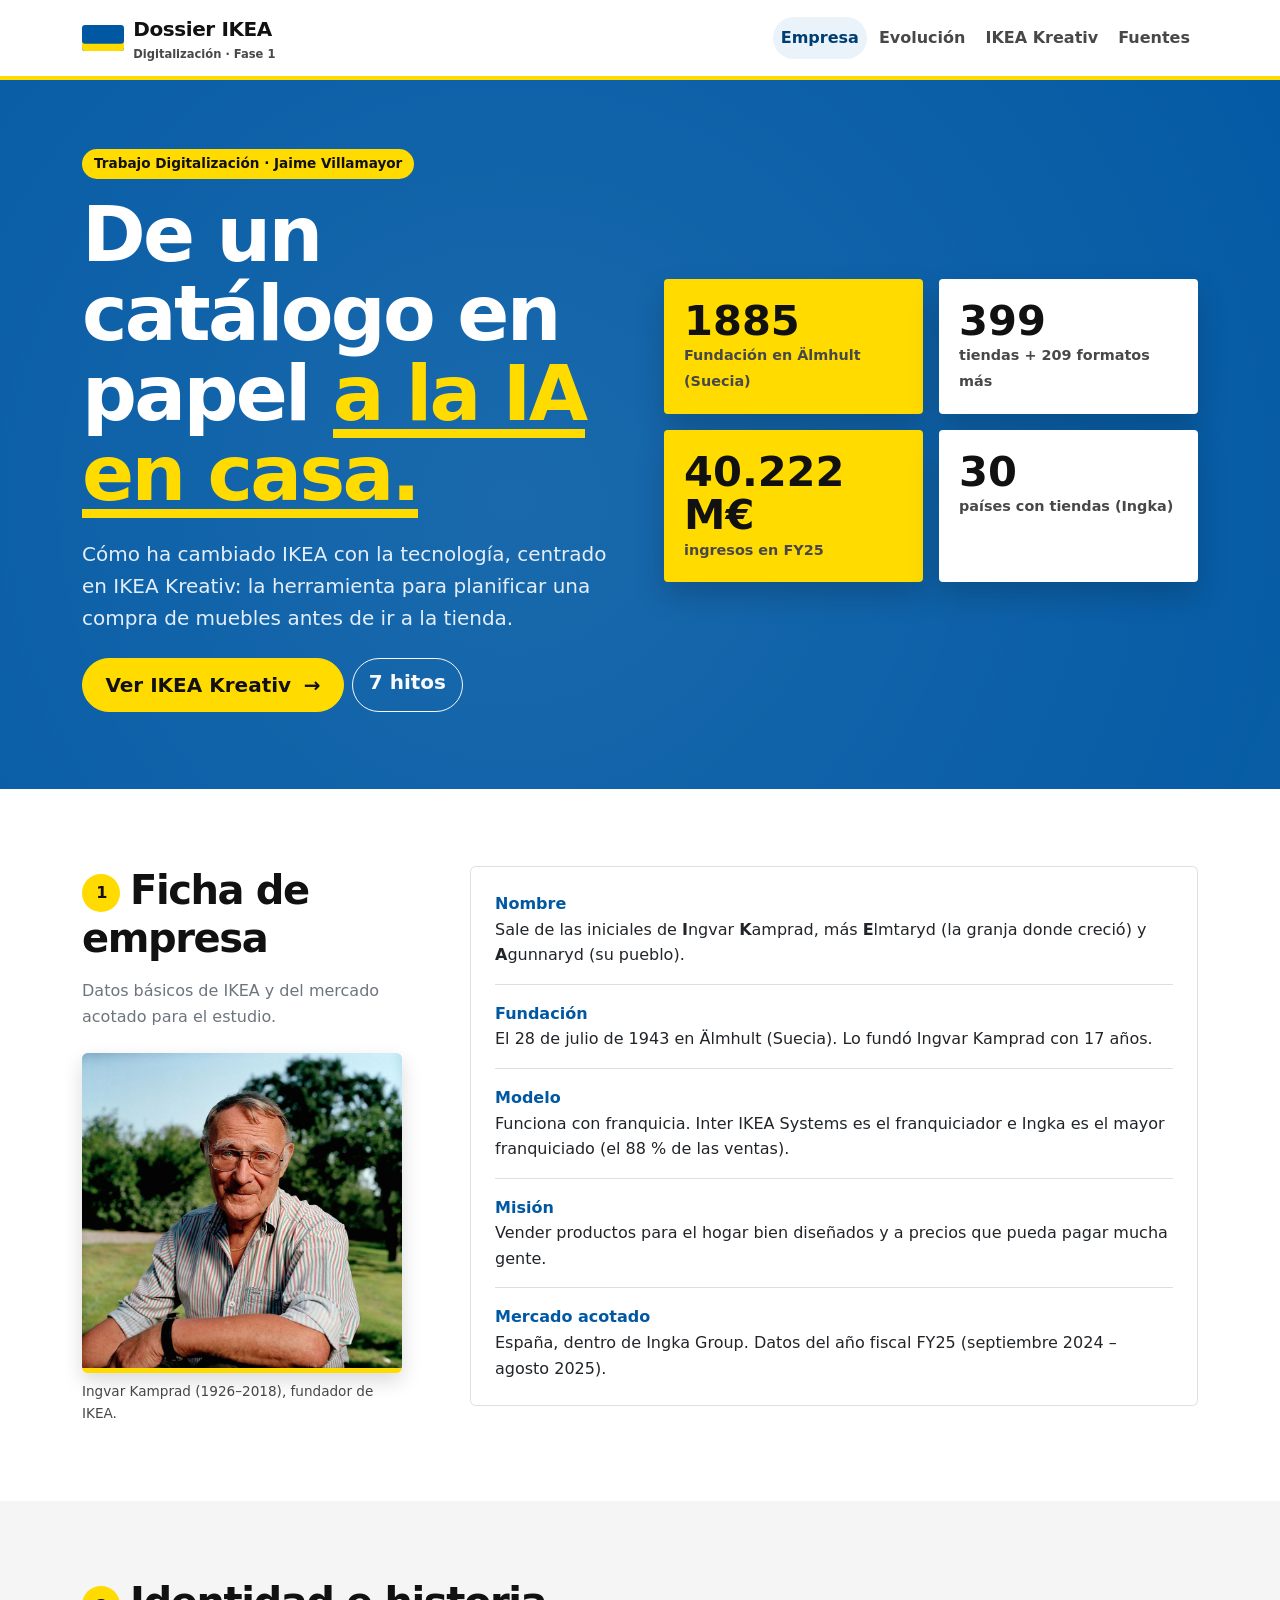
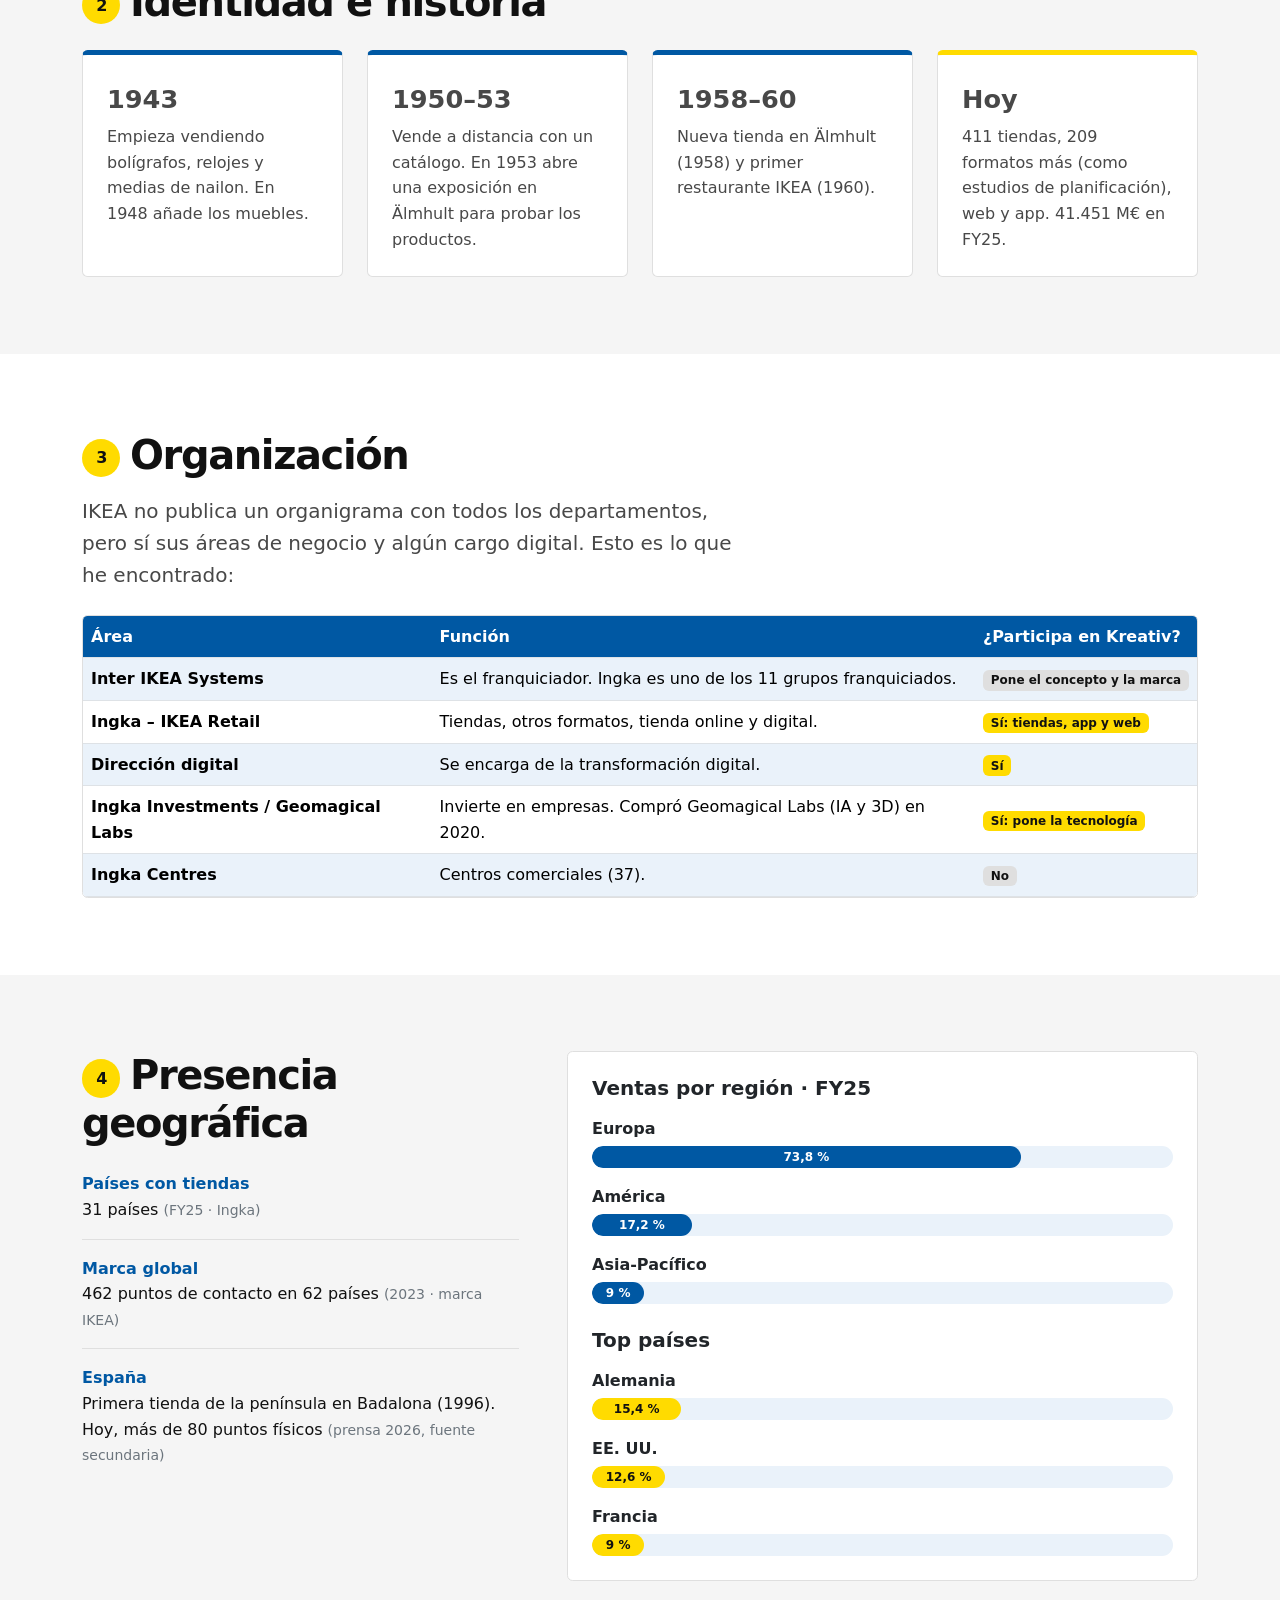
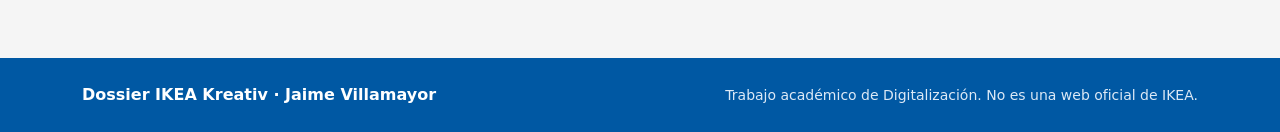
<file: index.html>
<!doctype html>
<html lang="es">
<head>
  <meta charset="utf-8">
  <meta name="viewport" content="width=device-width, initial-scale=1">
  <meta name="description" content="Dossier de investigación sobre IKEA y su transformación digital: ficha de empresa, historia, organización y presencia geográfica.">
  <title>Inicio | IKEA Kreativ · Dossier</title>
  <!-- Primero Bootstrap, después los estilos del proyecto. -->
  <link href="https://cdn.jsdelivr.net/npm/bootstrap@5.3.9/dist/css/bootstrap.min.css"
        rel="stylesheet" integrity="sha384-yEPZ7jP9S0QKiUQ0m3jjsO4ProIW7wvR9gXkI7JOGa2XVsw53Yke2bsdkBbjmmiX"
        crossorigin="anonymous">
  <link rel="stylesheet" href="css/style.css">
</head>
<body class="d-flex flex-column min-vh-100">
  <a class="visually-hidden-focusable skip-link" href="#contenido">Saltar al contenido</a>

  <!-- Navegación común. Bootstrap controla el menú plegable en móviles. -->
  <nav class="navbar navbar-expand-lg fixed-top site-nav" aria-label="Navegación principal">
    <div class="container">
      <a class="navbar-brand brand" href="index.html">
        <span class="brand-mark" aria-hidden="true"></span>
        <span>Dossier IKEA<small>Digitalización · Fase 1</small></span>
      </a>
      <button class="navbar-toggler" type="button" data-bs-toggle="collapse"
              data-bs-target="#menuPrincipal" aria-controls="menuPrincipal"
              aria-expanded="false" aria-label="Mostrar u ocultar la navegación">
        <span class="navbar-toggler-icon"></span>
      </button>
      <div class="collapse navbar-collapse" id="menuPrincipal">
        <ul class="navbar-nav ms-auto gap-lg-1">
          <li class="nav-item"><a class="nav-link active" href="index.html" aria-current="page">Empresa</a></li>
          <li class="nav-item"><a class="nav-link" href="evolucion.html">Evolución</a></li>
          <li class="nav-item"><a class="nav-link" href="kreativ.html">IKEA Kreativ</a></li>
          <li class="nav-item"><a class="nav-link" href="fuentes.html">Fuentes</a></li>
        </ul>
      </div>
    </div>
  </nav>

  <main id="contenido" tabindex="-1">
    <!-- Hero con cifras clave del dossier. -->
    <section class="hero" aria-labelledby="titulo-inicio">
      <div class="container">
        <div class="row align-items-center g-4 g-lg-5">
          <div class="col-lg-6">
            <span class="eyebrow">Trabajo Digitalización · Jaime Villamayor</span>
            <h1 id="titulo-inicio" class="hero-title">De un catálogo en papel <span>a la IA en casa.</span></h1>
            <p class="intro mt-4 mb-4">
              Cómo ha cambiado IKEA con la tecnología, centrado en IKEA Kreativ: la herramienta
              para planificar una compra de muebles antes de ir a la tienda.
            </p>
            <div class="d-flex flex-wrap gap-2">
              <a class="btn btn-yellow btn-lg" href="kreativ.html">
                Ver IKEA Kreativ <span aria-hidden="true">→</span>
              </a>
              <a class="btn btn-outline-light btn-lg rounded-pill fw-bold" href="evolucion.html">7 hitos</a>
            </div>
          </div>
          <div class="col-lg-6">
            <div class="stat-grid" aria-label="Cifras clave">
              <div class="stat"><strong>1943</strong><span>Fundación en Älmhult (Suecia)</span></div>
              <div class="stat"><strong>411</strong><span>tiendas + 209 formatos más</span></div>
              <div class="stat"><strong>41.451 M€</strong><span>ingresos en FY25</span></div>
              <div class="stat"><strong>31</strong><span>países con tiendas (Ingka)</span></div>
            </div>
          </div>
        </div>
      </div>
    </section>

    <!-- 1. Ficha de empresa -->
    <section class="section-space" aria-labelledby="titulo-ficha">
      <div class="container">
        <div class="row g-4 g-lg-5">
          <div class="col-lg-4">
            <h2 id="titulo-ficha" class="section-title"><span class="section-num">1</span>Ficha de empresa</h2>
            <p class="text-secondary mt-3">Datos básicos de IKEA y del mercado acotado para el estudio.</p>
            <figure class="founder-photo mt-4">
              <img src="img/ingvar-kamprad.jpg" width="900" height="900" loading="lazy" decoding="async"
                   alt="Retrato de Ingvar Kamprad, fundador de IKEA, sonriendo al aire libre con una camisa de rayas.">
              <figcaption>Ingvar Kamprad (1926–2018), fundador de IKEA.</figcaption>
            </figure>
          </div>
          <div class="col-lg-8">
            <div class="card fact-card">
              <div class="card-body p-4">
                <dl class="fact-list">
                  <dt>Nombre</dt>
                  <dd>Sale de las iniciales de <strong>I</strong>ngvar <strong>K</strong>amprad, más
                    <strong>E</strong>lmtaryd (la granja donde creció) y <strong>A</strong>gunnaryd (su pueblo).</dd>
                  <dt>Fundación</dt>
                  <dd>El 28 de julio de 1943 en Älmhult (Suecia). Lo fundó Ingvar Kamprad con 17 años.</dd>
                  <dt>Modelo</dt>
                  <dd>Funciona con franquicia. Inter IKEA Systems es el franquiciador e Ingka es el mayor
                    franquiciado (el 88 % de las ventas).</dd>
                  <dt>Misión</dt>
                  <dd>Vender productos para el hogar bien diseñados y a precios que pueda pagar mucha gente.</dd>
                  <dt>Mercado acotado</dt>
                  <dd>España, dentro de Ingka Group. Datos del año fiscal FY25 (septiembre 2024 – agosto 2025).</dd>
                </dl>
              </div>
            </div>
          </div>
        </div>
      </div>
    </section>

    <!-- 2. Identidad e historia -->
    <section class="section-space section-alt" aria-labelledby="titulo-historia">
      <div class="container">
        <h2 id="titulo-historia" class="section-title mb-4"><span class="section-num">2</span>Identidad e historia</h2>
        <div class="row row-cols-1 row-cols-md-2 row-cols-lg-4 g-3 g-lg-4">
          <div class="col">
            <article class="card service-card h-100">
              <div class="card-body p-4">
                <p class="card-year mb-1">1943</p>
                <p class="mb-0">Empieza vendiendo bolígrafos, relojes y medias de nailon. En 1948 añade los muebles.</p>
              </div>
            </article>
          </div>
          <div class="col">
            <article class="card service-card h-100">
              <div class="card-body p-4">
                <p class="card-year mb-1">1950–53</p>
                <p class="mb-0">Vende a distancia con un catálogo. En 1953 abre una exposición en Älmhult para probar los productos.</p>
              </div>
            </article>
          </div>
          <div class="col">
            <article class="card service-card h-100">
              <div class="card-body p-4">
                <p class="card-year mb-1">1958–60</p>
                <p class="mb-0">Nueva tienda en Älmhult (1958) y primer restaurante IKEA (1960).</p>
              </div>
            </article>
          </div>
          <div class="col">
            <article class="card service-card is-digital h-100">
              <div class="card-body p-4">
                <p class="card-year mb-1">Hoy</p>
                <p class="mb-0">411 tiendas, 209 formatos más (como estudios de planificación), web y app. 41.451 M€ en FY25.</p>
              </div>
            </article>
          </div>
        </div>
      </div>
    </section>

    <!-- 3. Organización -->
    <section class="section-space" aria-labelledby="titulo-org">
      <div class="container">
        <h2 id="titulo-org" class="section-title mb-3"><span class="section-num">3</span>Organización</h2>
        <p class="intro mb-4">
          IKEA no publica un organigrama con todos los departamentos, pero sí sus áreas de negocio
          y algún cargo digital. Esto es lo que he encontrado:
        </p>
        <div class="table-wrap table-responsive">
          <table class="table table-striped ikea-table align-middle">
            <thead>
              <tr><th scope="col">Área</th><th scope="col">Función</th><th scope="col">¿Participa en Kreativ?</th></tr>
            </thead>
            <tbody>
              <tr>
                <th scope="row">Inter IKEA Systems</th>
                <td>Es el franquiciador. Ingka es uno de los 11 grupos franquiciados.</td>
                <td><span class="badge badge-no">Pone el concepto y la marca</span></td>
              </tr>
              <tr>
                <th scope="row">Ingka – IKEA Retail</th>
                <td>Tiendas, otros formatos, tienda online y digital.</td>
                <td><span class="badge badge-yes">Sí: tiendas, app y web</span></td>
              </tr>
              <tr>
                <th scope="row">Dirección digital</th>
                <td>Se encarga de la transformación digital.</td>
                <td><span class="badge badge-yes">Sí</span></td>
              </tr>
              <tr>
                <th scope="row">Ingka Investments / Geomagical Labs</th>
                <td>Invierte en empresas. Compró Geomagical Labs (IA y 3D) en 2020.</td>
                <td><span class="badge badge-yes">Sí: pone la tecnología</span></td>
              </tr>
              <tr>
                <th scope="row">Ingka Centres</th>
                <td>Centros comerciales (37).</td>
                <td><span class="badge badge-no">No</span></td>
              </tr>
            </tbody>
          </table>
        </div>
      </div>
    </section>

    <!-- 4. Presencia geográfica -->
    <section class="section-space section-alt" aria-labelledby="titulo-geo">
      <div class="container">
        <div class="row g-4 g-lg-5">
          <div class="col-lg-5">
            <h2 id="titulo-geo" class="section-title mb-3"><span class="section-num">4</span>Presencia geográfica</h2>
            <dl class="fact-list mt-4">
              <dt>Países con tiendas</dt>
              <dd>31 países <small class="text-secondary">(FY25 · Ingka)</small></dd>
              <dt>Marca global</dt>
              <dd>462 puntos de contacto en 62 países <small class="text-secondary">(2023 · marca IKEA)</small></dd>
              <dt>España</dt>
              <dd>Primera tienda de la península en Badalona (1996). Hoy, más de 80 puntos físicos
                <small class="text-secondary">(prensa 2026, fuente secundaria)</small></dd>
            </dl>
          </div>
          <div class="col-lg-7">
            <div class="card fact-card">
              <div class="card-body p-4">
                <h3 class="h5 fw-bold mb-3">Ventas por región · FY25</h3>
                <p class="mb-1 fw-semibold">Europa</p>
                <div class="progress region-bar mb-3" role="progressbar" aria-label="Europa" aria-valuenow="73.8" aria-valuemin="0" aria-valuemax="100">
                  <div class="progress-bar" style="width: 73.8%">73,8 %</div>
                </div>
                <p class="mb-1 fw-semibold">América</p>
                <div class="progress region-bar mb-3" role="progressbar" aria-label="América" aria-valuenow="17.2" aria-valuemin="0" aria-valuemax="100">
                  <div class="progress-bar" style="width: 17.2%">17,2 %</div>
                </div>
                <p class="mb-1 fw-semibold">Asia-Pacífico</p>
                <div class="progress region-bar mb-4" role="progressbar" aria-label="Asia-Pacífico" aria-valuenow="9" aria-valuemin="0" aria-valuemax="100">
                  <div class="progress-bar" style="width: 9%">9 %</div>
                </div>

                <h3 class="h5 fw-bold mb-3">Top países</h3>
                <p class="mb-1 fw-semibold">Alemania</p>
                <div class="progress region-bar alt mb-3" role="progressbar" aria-label="Alemania" aria-valuenow="15.4" aria-valuemin="0" aria-valuemax="100">
                  <div class="progress-bar" style="width: 15.4%">15,4 %</div>
                </div>
                <p class="mb-1 fw-semibold">EE. UU.</p>
                <div class="progress region-bar alt mb-3" role="progressbar" aria-label="Estados Unidos" aria-valuenow="12.6" aria-valuemin="0" aria-valuemax="100">
                  <div class="progress-bar" style="width: 12.6%">12,6 %</div>
                </div>
                <p class="mb-1 fw-semibold">Francia</p>
                <div class="progress region-bar alt mb-0" role="progressbar" aria-label="Francia" aria-valuenow="9" aria-valuemin="0" aria-valuemax="100">
                  <div class="progress-bar" style="width: 9%">9 %</div>
                </div>
              </div>
            </div>
          </div>
        </div>
      </div>
    </section>
  </main>

  <!-- Pie común. -->
  <footer class="site-footer mt-auto">
    <div class="container d-flex flex-wrap align-items-center justify-content-between gap-2">
      <span class="fw-semibold">Dossier IKEA Kreativ · Jaime Villamayor</span>
      <small>Trabajo académico de Digitalización. No es una web oficial de IKEA.</small>
    </div>
  </footer>

  <script src="https://cdn.jsdelivr.net/npm/bootstrap@5.3.9/dist/js/bootstrap.bundle.min.js"
          integrity="sha384-WyOxWvTyr1QaMPfiPJSv76iReVthorl5uWlFtZPyK0IEB0hGzo9y5Bp9mYanr8Bu"
          crossorigin="anonymous"></script>
  <script src="js/animaciones.js"></script>
  <script src="js/galeria.js"></script>
</body>
</html>
</file>
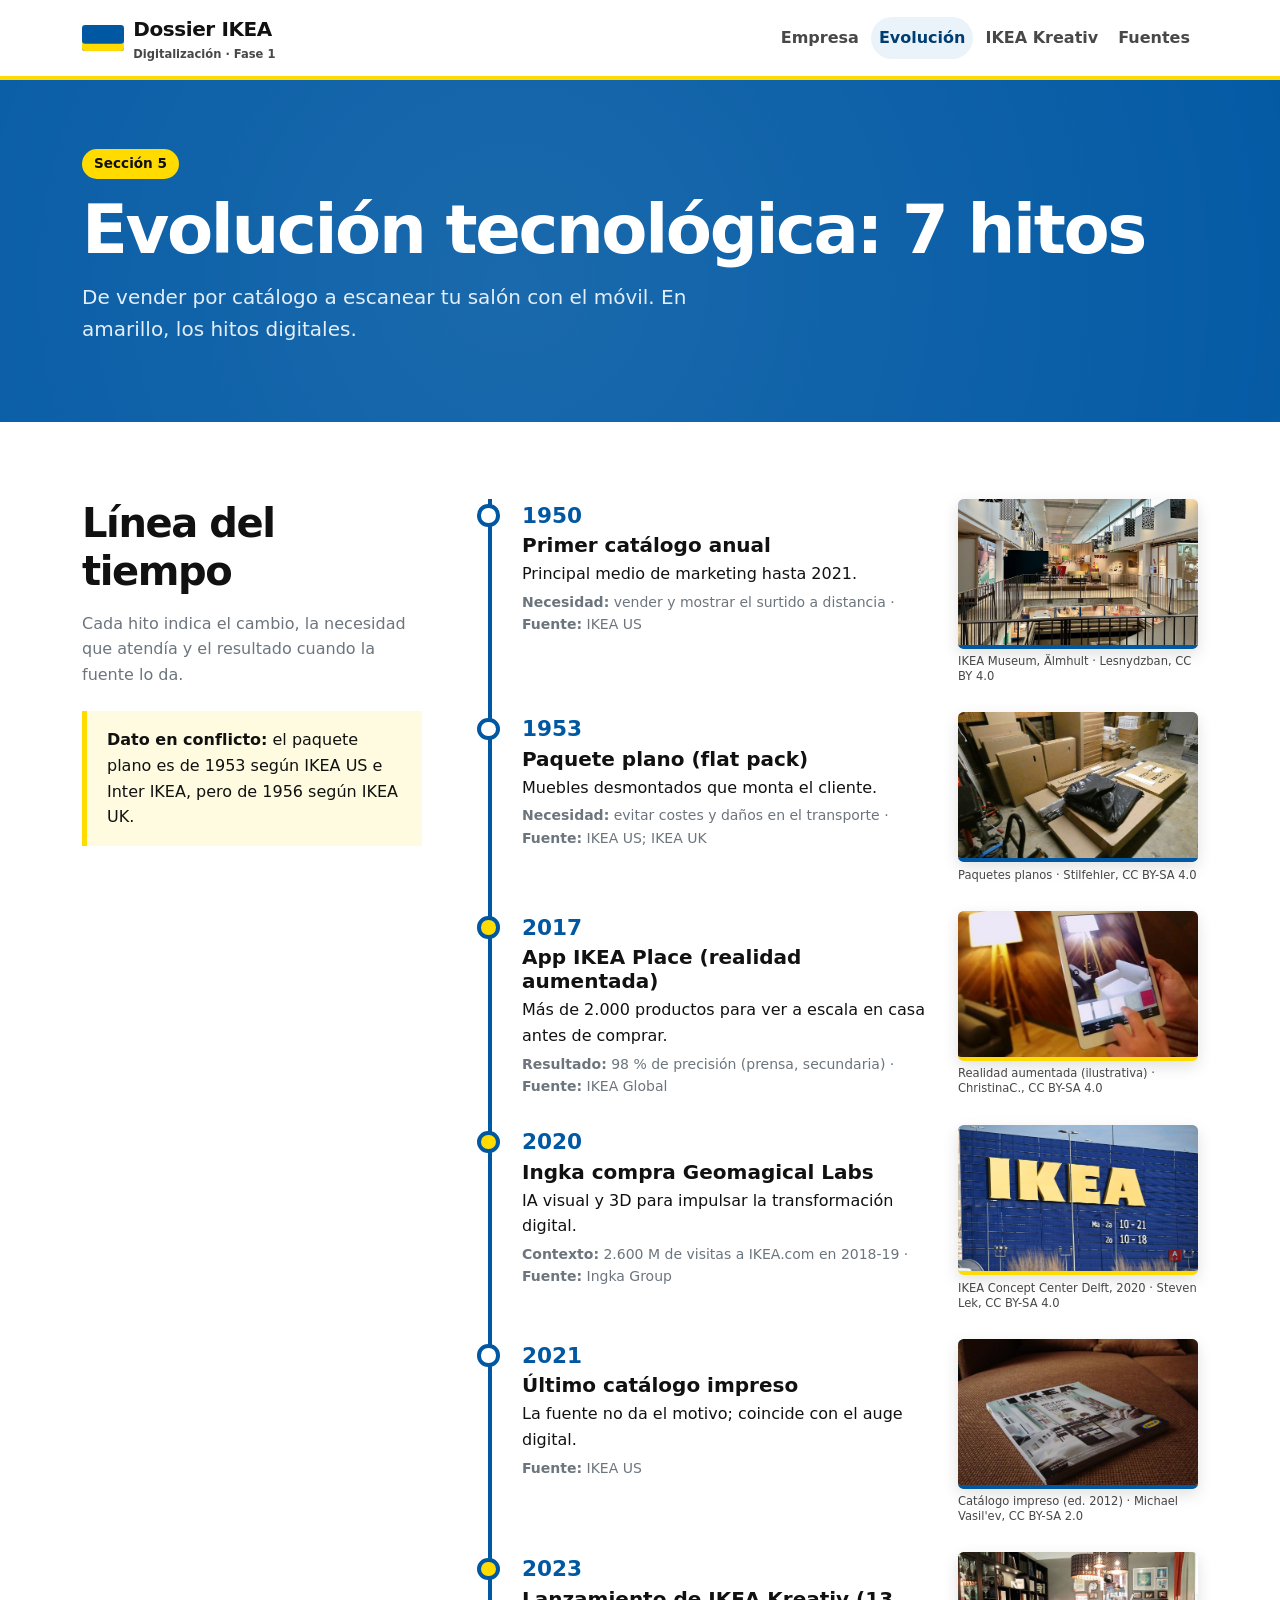
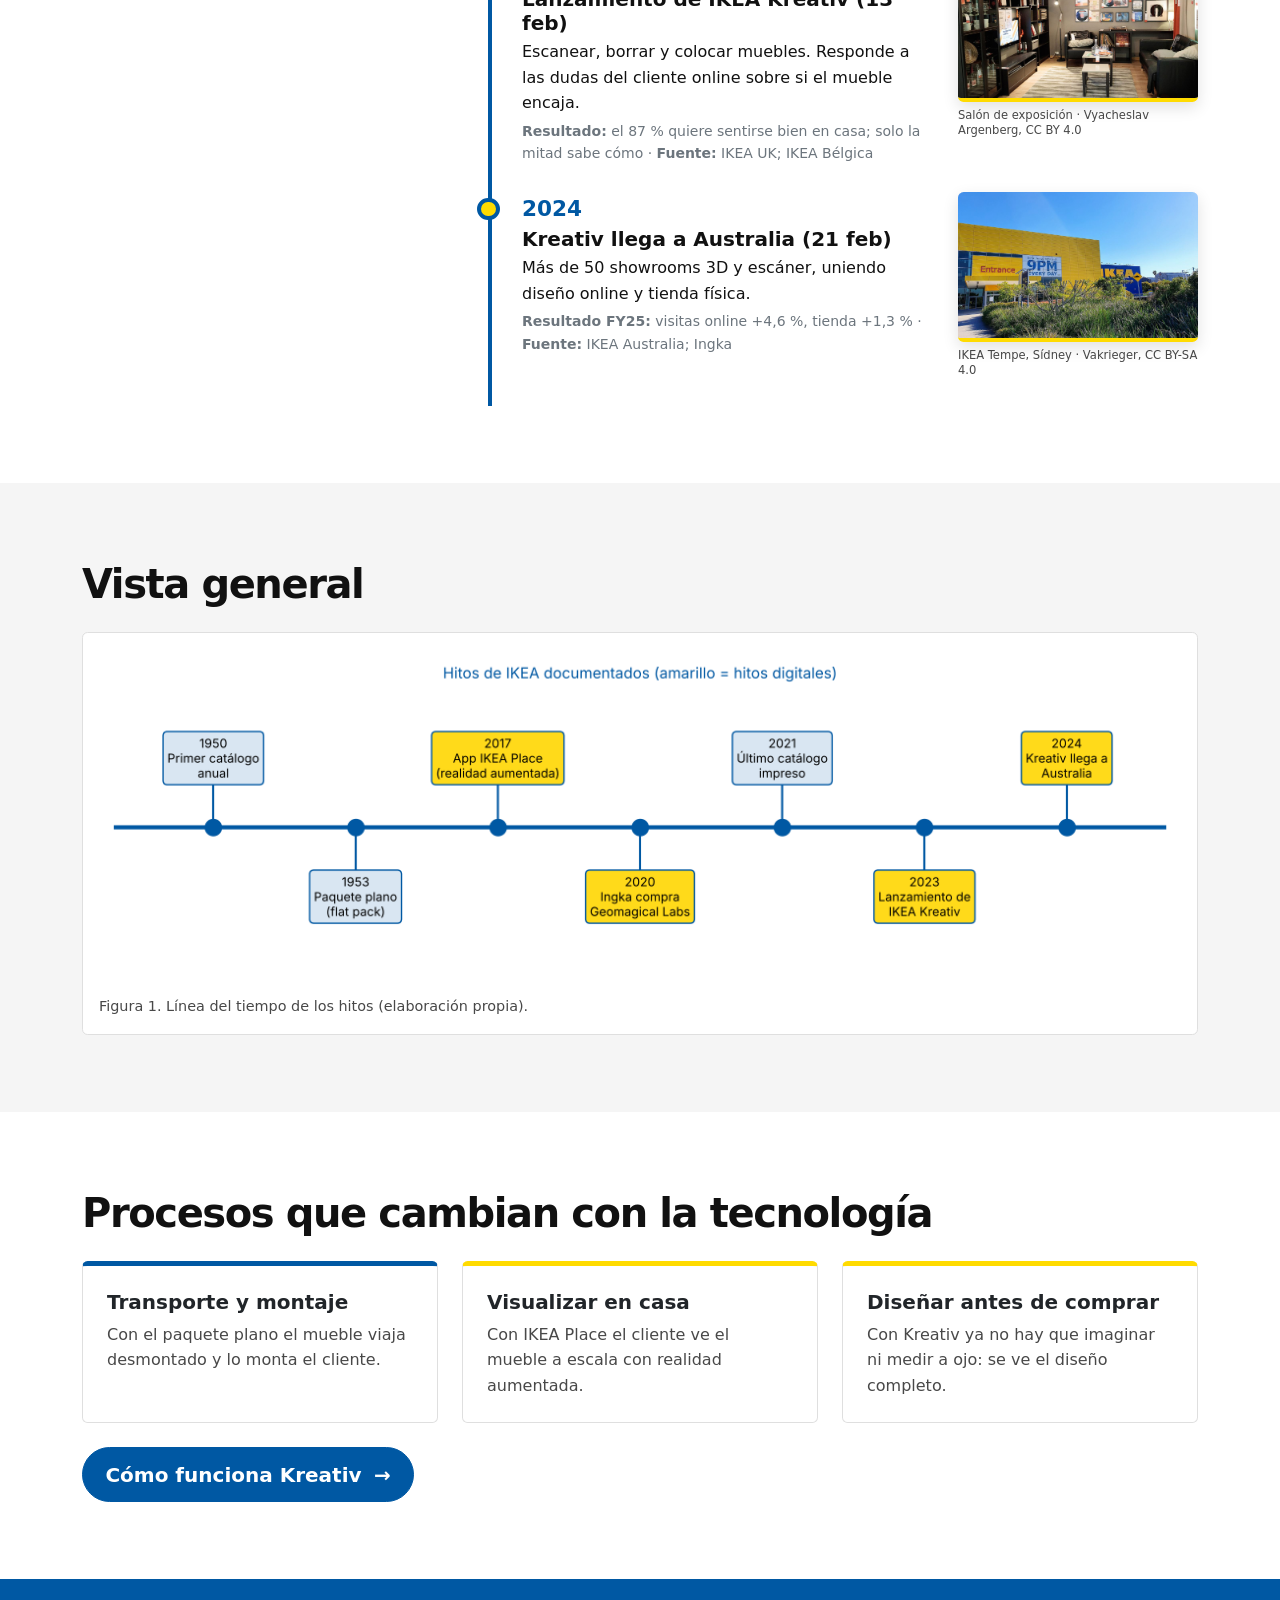
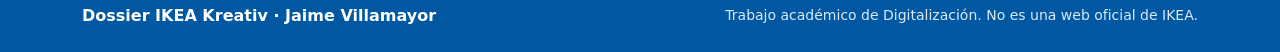
<file: evolucion.html>
<!doctype html>
<html lang="es">
<head>
  <meta charset="utf-8">
  <meta name="viewport" content="width=device-width, initial-scale=1">
  <meta name="description" content="Evolución tecnológica de IKEA en 7 hitos, del primer catálogo de 1950 a IKEA Kreativ.">
  <title>Evolución | IKEA Kreativ · Dossier</title>
  <link href="https://cdn.jsdelivr.net/npm/bootstrap@5.3.9/dist/css/bootstrap.min.css"
        rel="stylesheet" integrity="sha384-yEPZ7jP9S0QKiUQ0m3jjsO4ProIW7wvR9gXkI7JOGa2XVsw53Yke2bsdkBbjmmiX"
        crossorigin="anonymous">
  <link rel="stylesheet" href="css/style.css">
</head>
<body class="d-flex flex-column min-vh-100">
  <a class="visually-hidden-focusable skip-link" href="#contenido">Saltar al contenido</a>

  <nav class="navbar navbar-expand-lg fixed-top site-nav" aria-label="Navegación principal">
    <div class="container">
      <a class="navbar-brand brand" href="index.html">
        <span class="brand-mark" aria-hidden="true"></span>
        <span>Dossier IKEA<small>Digitalización · Fase 1</small></span>
      </a>
      <button class="navbar-toggler" type="button" data-bs-toggle="collapse"
              data-bs-target="#menuPrincipal" aria-controls="menuPrincipal"
              aria-expanded="false" aria-label="Mostrar u ocultar la navegación">
        <span class="navbar-toggler-icon"></span>
      </button>
      <div class="collapse navbar-collapse" id="menuPrincipal">
        <ul class="navbar-nav ms-auto gap-lg-1">
          <li class="nav-item"><a class="nav-link" href="index.html">Empresa</a></li>
          <li class="nav-item"><a class="nav-link active" href="evolucion.html" aria-current="page">Evolución</a></li>
          <li class="nav-item"><a class="nav-link" href="kreativ.html">IKEA Kreativ</a></li>
          <li class="nav-item"><a class="nav-link" href="fuentes.html">Fuentes</a></li>
        </ul>
      </div>
    </div>
  </nav>

  <main id="contenido" tabindex="-1">
    <header class="page-intro">
      <div class="container">
        <span class="eyebrow">Sección 5</span>
        <h1 class="page-title">Evolución tecnológica: 7 hitos</h1>
        <p class="intro mb-0">
          De vender por catálogo a escanear tu salón con el móvil. En amarillo, los hitos digitales.
        </p>
      </div>
    </header>

    <!-- Línea temporal detallada -->
    <section class="section-space" aria-labelledby="titulo-hitos">
      <div class="container">
        <div class="row g-4 g-lg-5">
          <div class="col-lg-4">
            <h2 id="titulo-hitos" class="section-title">Línea del tiempo</h2>
            <p class="text-secondary mt-3">
              Cada hito indica el cambio, la necesidad que atendía y el resultado cuando la fuente lo da.
            </p>
            <div class="note mt-4">
              <strong>Dato en conflicto:</strong> el paquete plano es de 1953 según IKEA US e Inter IKEA,
              pero de 1956 según IKEA UK.
            </div>
          </div>
          <div class="col-lg-8">
            <ol class="timeline">
              <li>
                <div class="t-body">
                  <span class="t-year">1950</span>
                  <h3 class="h5 fw-bold mb-1">Primer catálogo anual</h3>
                  <p class="mb-1">Principal medio de marketing hasta 2021.</p>
                  <p class="small text-secondary mb-0"><strong>Necesidad:</strong> vender y mostrar el surtido a distancia · <strong>Fuente:</strong> IKEA US</p>
                </div>
                <figure class="t-photo">
                  <img src="img/hitos/1950-catalogo.jpg" width="1200" height="750" loading="lazy" decoding="async"
                       alt="Sala de los años 50 en el IKEA Museum de Älmhult, donde se exponen los primeros catálogos.">
                  <figcaption><a href="https://commons.wikimedia.org/wiki/File:IKEA_Museum,_%C3%84lmhult_(5).jpg">IKEA Museum, Älmhult · Lesnydzban, CC BY 4.0</a></figcaption>
                </figure>
              </li>
              <li>
                <div class="t-body">
                  <span class="t-year">1953</span>
                  <h3 class="h5 fw-bold mb-1">Paquete plano (flat pack)</h3>
                  <p class="mb-1">Muebles desmontados que monta el cliente.</p>
                  <p class="small text-secondary mb-0"><strong>Necesidad:</strong> evitar costes y daños en el transporte · <strong>Fuente:</strong> IKEA US; IKEA UK</p>
                </div>
                <figure class="t-photo">
                  <img src="img/hitos/1953-paquete-plano.jpg" width="1200" height="750" loading="lazy" decoding="async"
                       alt="Cajas planas de IKEA apiladas con las piezas de una cocina sin montar.">
                  <figcaption><a href="https://commons.wikimedia.org/wiki/File:Ikea_kitchen_flatpacks.jpg">Paquetes planos · Stilfehler, CC BY-SA 4.0</a></figcaption>
                </figure>
              </li>
              <li class="is-digital">
                <div class="t-body">
                  <span class="t-year">2017</span>
                  <h3 class="h5 fw-bold mb-1">App IKEA Place (realidad aumentada)</h3>
                  <p class="mb-1">Más de 2.000 productos para ver a escala en casa antes de comprar.</p>
                  <p class="small text-secondary mb-0"><strong>Resultado:</strong> 98 % de precisión (prensa, secundaria) · <strong>Fuente:</strong> IKEA Global</p>
                </div>
                <figure class="t-photo">
                  <img src="img/hitos/2017-ikea-place.jpg" width="1200" height="750" loading="lazy" decoding="async"
                       alt="Mano sujetando una tableta que muestra un sofá virtual colocado en un salón real con realidad aumentada.">
                  <figcaption><a href="https://commons.wikimedia.org/wiki/File:Augmented_Reality_for_eCommerce.jpg">Realidad aumentada (ilustrativa) · ChristinaC., CC BY-SA 4.0</a></figcaption>
                </figure>
              </li>
              <li class="is-digital">
                <div class="t-body">
                  <span class="t-year">2020</span>
                  <h3 class="h5 fw-bold mb-1">Ingka compra Geomagical Labs</h3>
                  <p class="mb-1">IA visual y 3D para impulsar la transformación digital.</p>
                  <p class="small text-secondary mb-0"><strong>Contexto:</strong> 2.600 M de visitas a IKEA.com en 2018-19 · <strong>Fuente:</strong> Ingka Group</p>
                </div>
                <figure class="t-photo">
                  <img src="img/hitos/2020-geomagical.jpg" width="1200" height="750" loading="lazy" decoding="async"
                       alt="Fachada azul de IKEA con el logotipo amarillo en el IKEA Concept Center de Delft, en 2020.">
                  <figcaption><a href="https://commons.wikimedia.org/wiki/File:IKEA_Concept_Center_Delft_2020.jpg">IKEA Concept Center Delft, 2020 · Steven Lek, CC BY-SA 4.0</a></figcaption>
                </figure>
              </li>
              <li>
                <div class="t-body">
                  <span class="t-year">2021</span>
                  <h3 class="h5 fw-bold mb-1">Último catálogo impreso</h3>
                  <p class="mb-1">La fuente no da el motivo; coincide con el auge digital.</p>
                  <p class="small text-secondary mb-0"><strong>Fuente:</strong> IKEA US</p>
                </div>
                <figure class="t-photo">
                  <img src="img/hitos/2021-catalogo.jpg" width="1200" height="750" loading="lazy" decoding="async"
                       alt="Catálogo impreso de IKEA apoyado sobre un sofá.">
                  <figcaption><a href="https://commons.wikimedia.org/wiki/File:IKEA,_katalog_2012.jpg">Catálogo impreso (ed. 2012) · Michael Vasil'ev, CC BY-SA 2.0</a></figcaption>
                </figure>
              </li>
              <li class="is-digital">
                <div class="t-body">
                  <span class="t-year">2023</span>
                  <h3 class="h5 fw-bold mb-1">Lanzamiento de IKEA Kreativ (13 feb)</h3>
                  <p class="mb-1">Escanear, borrar y colocar muebles. Responde a las dudas del cliente online sobre si el mueble encaja.</p>
                  <p class="small text-secondary mb-0"><strong>Resultado:</strong> el 87 % quiere sentirse bien en casa; solo la mitad sabe cómo · <strong>Fuente:</strong> IKEA UK; IKEA Bélgica</p>
                </div>
                <figure class="t-photo">
                  <img src="img/hitos/2023-kreativ.jpg" width="1200" height="750" loading="lazy" decoding="async"
                       alt="Salón de exposición de IKEA con estanterías, sofás y mesa baja, el tipo de estancia que Kreativ permite rediseñar.">
                  <figcaption><a href="https://commons.wikimedia.org/wiki/File:IKEA_store,_Living_room,_Rostov-on-Don,_Russia.jpg">Salón de exposición · Vyacheslav Argenberg, CC BY 4.0</a></figcaption>
                </figure>
              </li>
              <li class="is-digital">
                <div class="t-body">
                  <span class="t-year">2024</span>
                  <h3 class="h5 fw-bold mb-1">Kreativ llega a Australia (21 feb)</h3>
                  <p class="mb-1">Más de 50 showrooms 3D y escáner, uniendo diseño online y tienda física.</p>
                  <p class="small text-secondary mb-0"><strong>Resultado FY25:</strong> visitas online +4,6 %, tienda +1,3 % · <strong>Fuente:</strong> IKEA Australia; Ingka</p>
                </div>
                <figure class="t-photo">
                  <img src="img/hitos/2024-australia.jpg" width="1200" height="750" loading="lazy" decoding="async"
                       alt="Entrada de la tienda IKEA de Tempe, en Sídney (Australia).">
                  <figcaption><a href="https://commons.wikimedia.org/wiki/File:IKEA_Tempe_2019.jpg">IKEA Tempe, Sídney · Vakrieger, CC BY-SA 4.0</a></figcaption>
                </figure>
              </li>
            </ol>
          </div>
        </div>
      </div>
    </section>

    <!-- Figura 1 del dossier -->
    <section class="section-space section-alt" aria-labelledby="titulo-figura1">
      <div class="container">
        <h2 id="titulo-figura1" class="section-title mb-4">Vista general</h2>
        <figure class="figure-frame mb-0">
          <img src="img/hitos-ikea.png" width="2200" height="680" loading="lazy"
               alt="Línea del tiempo con los siete hitos de IKEA: 1950 primer catálogo, 1953 paquete plano, 2017 IKEA Place, 2020 compra de Geomagical Labs, 2021 último catálogo impreso, 2023 lanzamiento de Kreativ y 2024 Kreativ en Australia.">
          <figcaption class="figure-caption">Figura 1. Línea del tiempo de los hitos (elaboración propia).</figcaption>
        </figure>
      </div>
    </section>

    <!-- Conclusión -->
    <section class="section-space" aria-labelledby="titulo-cambios">
      <div class="container">
        <h2 id="titulo-cambios" class="section-title mb-4">Procesos que cambian con la tecnología</h2>
        <div class="row row-cols-1 row-cols-md-3 g-3 g-lg-4">
          <div class="col">
            <article class="card service-card h-100">
              <div class="card-body p-4">
                  <h3 class="h5 fw-bold">Transporte y montaje</h3>
                <p class="mb-0">Con el paquete plano el mueble viaja desmontado y lo monta el cliente.</p>
              </div>
            </article>
          </div>
          <div class="col">
            <article class="card service-card is-digital h-100">
              <div class="card-body p-4">
                  <h3 class="h5 fw-bold">Visualizar en casa</h3>
                <p class="mb-0">Con IKEA Place el cliente ve el mueble a escala con realidad aumentada.</p>
              </div>
            </article>
          </div>
          <div class="col">
            <article class="card service-card is-digital h-100">
              <div class="card-body p-4">
                  <h3 class="h5 fw-bold">Diseñar antes de comprar</h3>
                <p class="mb-0">Con Kreativ ya no hay que imaginar ni medir a ojo: se ve el diseño completo.</p>
              </div>
            </article>
          </div>
        </div>
        <a class="btn btn-accent btn-lg mt-4" href="kreativ.html">Cómo funciona Kreativ <span aria-hidden="true">→</span></a>
      </div>
    </section>
  </main>

  <footer class="site-footer mt-auto">
    <div class="container d-flex flex-wrap align-items-center justify-content-between gap-2">
      <span class="fw-semibold">Dossier IKEA Kreativ · Jaime Villamayor</span>
      <small>Trabajo académico de Digitalización. No es una web oficial de IKEA.</small>
    </div>
  </footer>

  <script src="https://cdn.jsdelivr.net/npm/bootstrap@5.3.9/dist/js/bootstrap.bundle.min.js"
          integrity="sha384-WyOxWvTyr1QaMPfiPJSv76iReVthorl5uWlFtZPyK0IEB0hGzo9y5Bp9mYanr8Bu"
          crossorigin="anonymous"></script>
  <script src="js/animaciones.js"></script>
  <script src="js/galeria.js"></script>
</body>
</html>
</file>
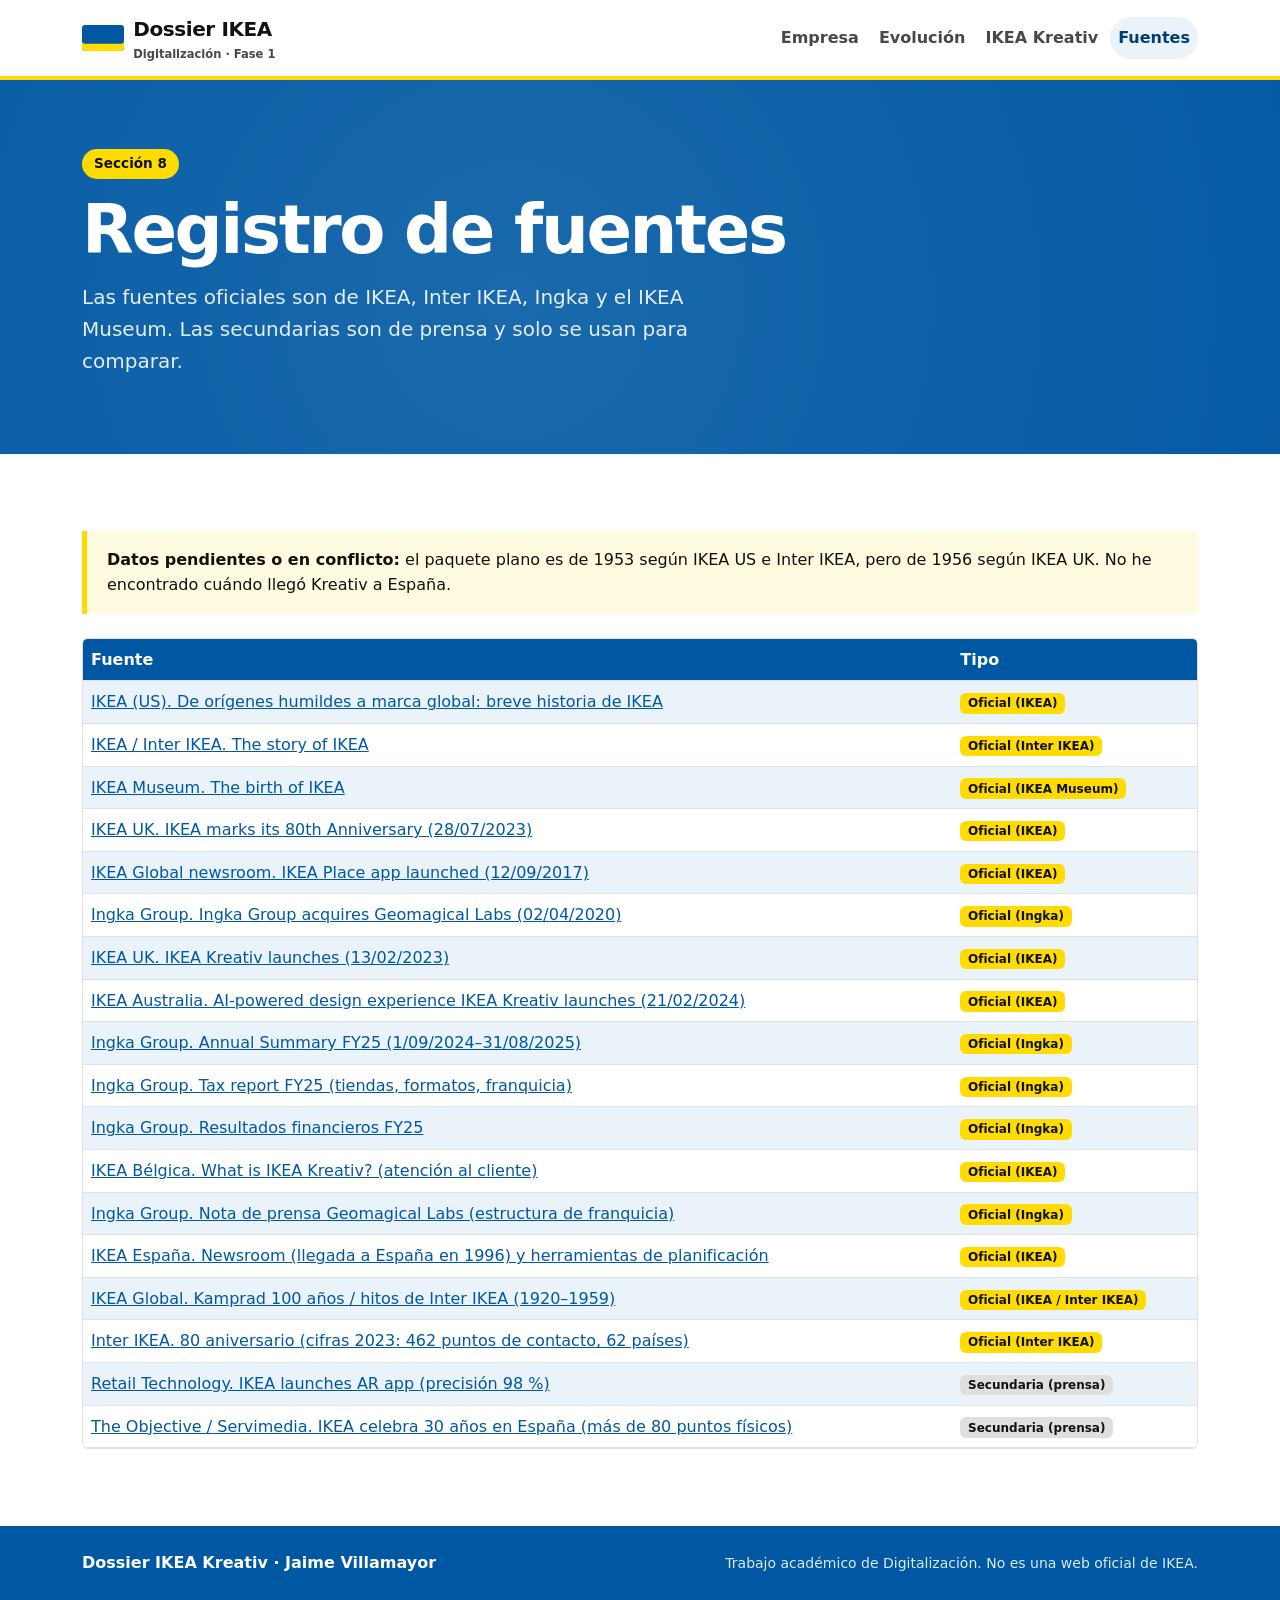
<file: fuentes.html>
<!doctype html>
<html lang="es">
<head>
  <meta charset="utf-8">
  <meta name="viewport" content="width=device-width, initial-scale=1">
  <meta name="description" content="Registro de fuentes oficiales y secundarias del dossier sobre IKEA Kreativ.">
  <title>Fuentes | IKEA Kreativ · Dossier</title>
  <link href="https://cdn.jsdelivr.net/npm/bootstrap@5.3.9/dist/css/bootstrap.min.css"
        rel="stylesheet" integrity="sha384-yEPZ7jP9S0QKiUQ0m3jjsO4ProIW7wvR9gXkI7JOGa2XVsw53Yke2bsdkBbjmmiX"
        crossorigin="anonymous">
  <link rel="stylesheet" href="css/style.css">
</head>
<body class="d-flex flex-column min-vh-100">
  <a class="visually-hidden-focusable skip-link" href="#contenido">Saltar al contenido</a>

  <nav class="navbar navbar-expand-lg fixed-top site-nav" aria-label="Navegación principal">
    <div class="container">
      <a class="navbar-brand brand" href="index.html">
        <span class="brand-mark" aria-hidden="true"></span>
        <span>Dossier IKEA<small>Digitalización · Fase 1</small></span>
      </a>
      <button class="navbar-toggler" type="button" data-bs-toggle="collapse"
              data-bs-target="#menuPrincipal" aria-controls="menuPrincipal"
              aria-expanded="false" aria-label="Mostrar u ocultar la navegación">
        <span class="navbar-toggler-icon"></span>
      </button>
      <div class="collapse navbar-collapse" id="menuPrincipal">
        <ul class="navbar-nav ms-auto gap-lg-1">
          <li class="nav-item"><a class="nav-link" href="index.html">Empresa</a></li>
          <li class="nav-item"><a class="nav-link" href="evolucion.html">Evolución</a></li>
          <li class="nav-item"><a class="nav-link" href="kreativ.html">IKEA Kreativ</a></li>
          <li class="nav-item"><a class="nav-link active" href="fuentes.html" aria-current="page">Fuentes</a></li>
        </ul>
      </div>
    </div>
  </nav>

  <main id="contenido" tabindex="-1">
    <header class="page-intro">
      <div class="container">
        <span class="eyebrow">Sección 8</span>
        <h1 class="page-title">Registro de fuentes</h1>
        <p class="intro mb-0">
          Las fuentes oficiales son de IKEA, Inter IKEA, Ingka y el IKEA Museum. Las secundarias son
          de prensa y solo se usan para comparar.
        </p>
      </div>
    </header>

    <section class="section-space" aria-labelledby="titulo-fuentes">
      <div class="container">
        <h2 id="titulo-fuentes" class="visually-hidden">Listado de fuentes</h2>
        <div class="note mb-4">
          <strong>Datos pendientes o en conflicto:</strong> el paquete plano es de 1953 según IKEA US e
          Inter IKEA, pero de 1956 según IKEA UK. No he encontrado cuándo llegó Kreativ a España.
        </div>
        <div class="table-wrap table-responsive">
          <table class="table table-striped ikea-table align-middle source-list">
            <thead>
              <tr><th scope="col">Fuente</th><th scope="col">Tipo</th></tr>
            </thead>
            <tbody>
              <tr><td><a href="https://www.ikea.com/us/en/this-is-ikea/about-us/from-humble-origins-to-global-brand-a-brief-history-of-ikea-pubad29a981/">IKEA (US). De orígenes humildes a marca global: breve historia de IKEA</a></td><td><span class="badge badge-yes">Oficial (IKEA)</span></td></tr>
              <tr><td><a href="https://about.ikea.com/about-us">IKEA / Inter IKEA. The story of IKEA</a></td><td><span class="badge badge-yes">Oficial (Inter IKEA)</span></td></tr>
              <tr><td><a href="https://ikeamuseum.com/?p=40400">IKEA Museum. The birth of IKEA</a></td><td><span class="badge badge-yes">Oficial (IKEA Museum)</span></td></tr>
              <tr><td><a href="https://www.ikea.com/gb/en/newsroom/stories/ikea-80th-anniversary-pub8a3d67a0">IKEA UK. IKEA marks its 80th Anniversary (28/07/2023)</a></td><td><span class="badge badge-yes">Oficial (IKEA)</span></td></tr>
              <tr><td><a href="https://ikea.com/global/en/newsroom/innovation/ikea-launches-ikea-place-a-new-app-that-allows-people-to-virtually-place-furniture-in-their-home-170912/">IKEA Global newsroom. IKEA Place app launched (12/09/2017)</a></td><td><span class="badge badge-yes">Oficial (IKEA)</span></td></tr>
              <tr><td><a href="https://www.ingka.com/newsroom/ingka-group-acquires-geomagical-labs/">Ingka Group. Ingka Group acquires Geomagical Labs (02/04/2020)</a></td><td><span class="badge badge-yes">Oficial (Ingka)</span></td></tr>
              <tr><td><a href="https://www.ikea.com/gb/en/newsroom/stories/ikea-kreativ-launches-making-home-design-even-easier-and-more-accessible-for-the-many-pub71d09380">IKEA UK. IKEA Kreativ launches (13/02/2023)</a></td><td><span class="badge badge-yes">Oficial (IKEA)</span></td></tr>
              <tr><td><a href="https://www.ikea.com/au/en/newsroom/range-news/ai-powered-design-experience-ikea-kreativ-launches-pubcf6362b0/">IKEA Australia. AI-powered design experience IKEA Kreativ launches (21/02/2024)</a></td><td><span class="badge badge-yes">Oficial (IKEA)</span></td></tr>
              <tr><td><a href="https://assets.site.ingka.com/ingka-com/reports/ingka-group-annual-report-summary-fy25.pdf">Ingka Group. Annual Summary FY25 (1/09/2024–31/08/2025)</a></td><td><span class="badge badge-yes">Oficial (Ingka)</span></td></tr>
              <tr><td><a href="https://assets.site.ingka.com/ingka-old/reports/ingka-tax-report-fy25-1.pdf">Ingka Group. Tax report FY25 (tiendas, formatos, franquicia)</a></td><td><span class="badge badge-yes">Oficial (Ingka)</span></td></tr>
              <tr><td><a href="https://www.ingka.com/?p=164169">Ingka Group. Resultados financieros FY25</a></td><td><span class="badge badge-yes">Oficial (Ingka)</span></td></tr>
              <tr><td><a href="https://www.ikea.com/be/en/customer-service/knowledge/articles/2ba818a0-533e-4826-beb7-0832946deb8c.html">IKEA Bélgica. What is IKEA Kreativ? (atención al cliente)</a></td><td><span class="badge badge-yes">Oficial (IKEA)</span></td></tr>
              <tr><td><a href="https://ingka-com-prod.westeurope.cloudapp.azure.com/wp-content/uploads/2022/05/1422103.pdf">Ingka Group. Nota de prensa Geomagical Labs (estructura de franquicia)</a></td><td><span class="badge badge-yes">Oficial (Ingka)</span></td></tr>
              <tr><td><a href="https://www.ikea.com/es/en/campaigns/newsroom-pub9784be71">IKEA España. Newsroom (llegada a España en 1996) y herramientas de planificación</a></td><td><span class="badge badge-yes">Oficial (IKEA)</span></td></tr>
              <tr><td><a href="https://www.ikea.com/global/en/stories/our-roots/ingvar-kamprad-100-years-260330">IKEA Global. Kamprad 100 años / hitos de Inter IKEA (1920–1959)</a></td><td><span class="badge badge-yes">Oficial (IKEA / Inter IKEA)</span></td></tr>
              <tr><td><a href="https://about.ikea.com/en/newsroom/2023/07/28/ikea-80th-anniversary-assembling-a-better-future-together">Inter IKEA. 80 aniversario (cifras 2023: 462 puntos de contacto, 62 países)</a></td><td><span class="badge badge-yes">Oficial (Inter IKEA)</span></td></tr>
              <tr><td><a href="https://retailtechnology.co.uk/news/6503/ikea-launches-ar-app">Retail Technology. IKEA launches AR app (precisión 98 %)</a></td><td><span class="badge badge-no">Secundaria (prensa)</span></td></tr>
              <tr><td><a href="https://theobjective.com/actualidad/2026-04-29/ikea-30-anos-empleo-badalona-1996/">The Objective / Servimedia. IKEA celebra 30 años en España (más de 80 puntos físicos)</a></td><td><span class="badge badge-no">Secundaria (prensa)</span></td></tr>
            </tbody>
          </table>
        </div>
      </div>
    </section>
  </main>

  <footer class="site-footer mt-auto">
    <div class="container d-flex flex-wrap align-items-center justify-content-between gap-2">
      <span class="fw-semibold">Dossier IKEA Kreativ · Jaime Villamayor</span>
      <small>Trabajo académico de Digitalización. No es una web oficial de IKEA.</small>
    </div>
  </footer>

  <script src="https://cdn.jsdelivr.net/npm/bootstrap@5.3.9/dist/js/bootstrap.bundle.min.js"
          integrity="sha384-WyOxWvTyr1QaMPfiPJSv76iReVthorl5uWlFtZPyK0IEB0hGzo9y5Bp9mYanr8Bu"
          crossorigin="anonymous"></script>
  <script src="js/animaciones.js"></script>
</body>
</html>
</file>
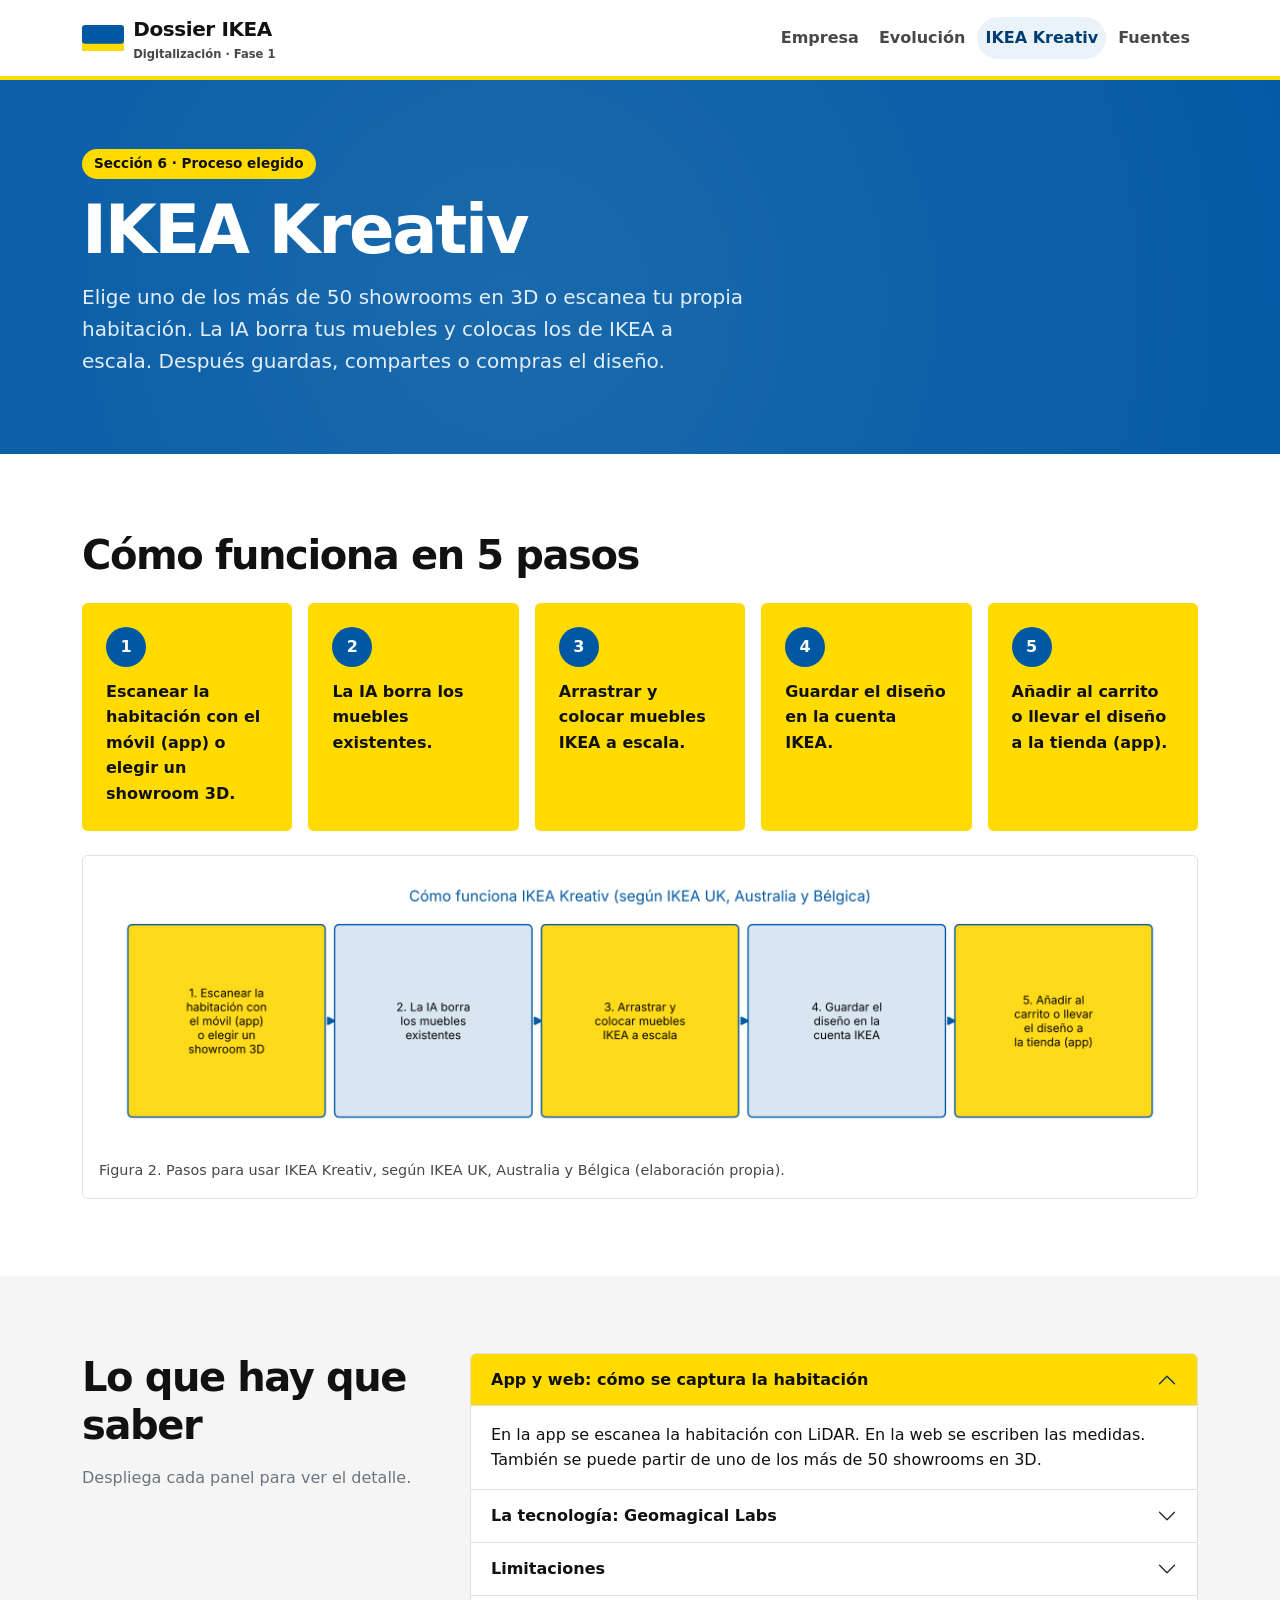
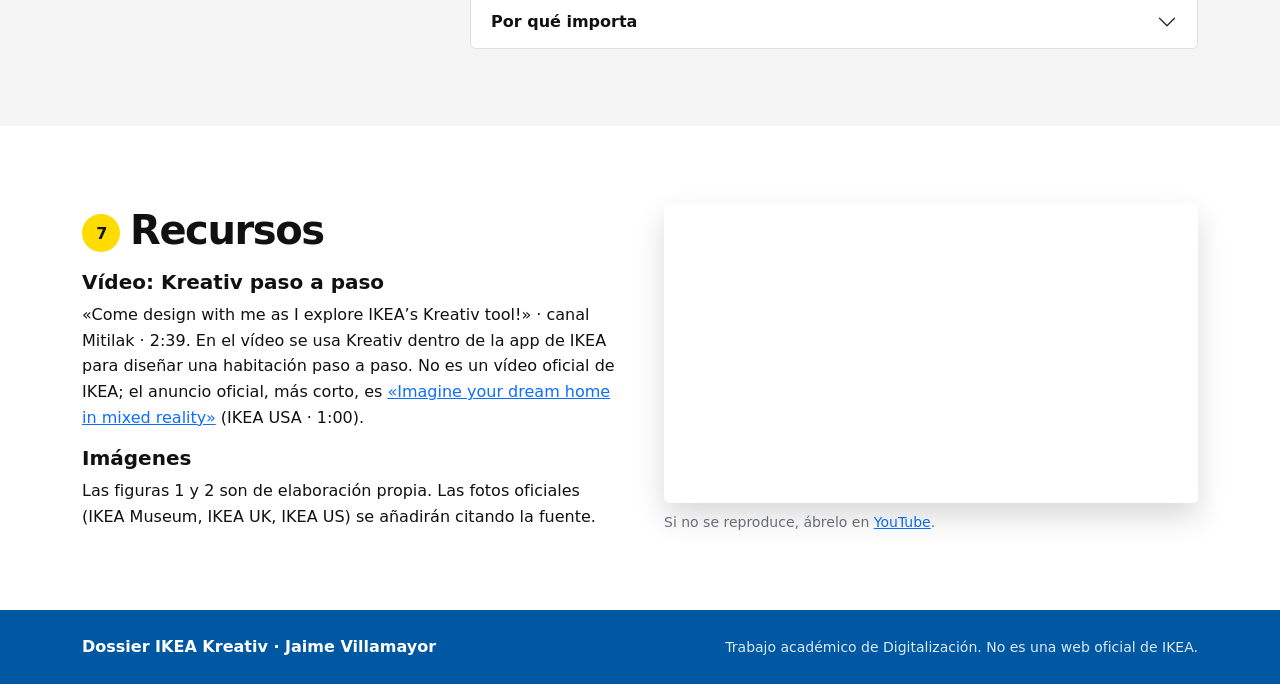
<file: kreativ.html>
<!doctype html>
<html lang="es">
<head>
  <meta charset="utf-8">
  <meta name="viewport" content="width=device-width, initial-scale=1">
  <meta name="description" content="IKEA Kreativ: el proceso elegido. Escanear la habitación, borrar muebles con IA y colocar muebles IKEA a escala.">
  <title>IKEA Kreativ | IKEA Kreativ · Dossier</title>
  <link href="https://cdn.jsdelivr.net/npm/bootstrap@5.3.9/dist/css/bootstrap.min.css"
        rel="stylesheet" integrity="sha384-yEPZ7jP9S0QKiUQ0m3jjsO4ProIW7wvR9gXkI7JOGa2XVsw53Yke2bsdkBbjmmiX"
        crossorigin="anonymous">
  <link rel="stylesheet" href="css/style.css">
</head>
<body class="d-flex flex-column min-vh-100">
  <a class="visually-hidden-focusable skip-link" href="#contenido">Saltar al contenido</a>

  <nav class="navbar navbar-expand-lg fixed-top site-nav" aria-label="Navegación principal">
    <div class="container">
      <a class="navbar-brand brand" href="index.html">
        <span class="brand-mark" aria-hidden="true"></span>
        <span>Dossier IKEA<small>Digitalización · Fase 1</small></span>
      </a>
      <button class="navbar-toggler" type="button" data-bs-toggle="collapse"
              data-bs-target="#menuPrincipal" aria-controls="menuPrincipal"
              aria-expanded="false" aria-label="Mostrar u ocultar la navegación">
        <span class="navbar-toggler-icon"></span>
      </button>
      <div class="collapse navbar-collapse" id="menuPrincipal">
        <ul class="navbar-nav ms-auto gap-lg-1">
          <li class="nav-item"><a class="nav-link" href="index.html">Empresa</a></li>
          <li class="nav-item"><a class="nav-link" href="evolucion.html">Evolución</a></li>
          <li class="nav-item"><a class="nav-link active" href="kreativ.html" aria-current="page">IKEA Kreativ</a></li>
          <li class="nav-item"><a class="nav-link" href="fuentes.html">Fuentes</a></li>
        </ul>
      </div>
    </div>
  </nav>

  <main id="contenido" tabindex="-1">
    <header class="page-intro">
      <div class="container">
        <span class="eyebrow">Sección 6 · Proceso elegido</span>
        <h1 class="page-title">IKEA Kreativ</h1>
        <p class="intro mb-0">
          Elige uno de los más de 50 showrooms en 3D o escanea tu propia habitación. La IA borra
          tus muebles y colocas los de IKEA a escala. Después guardas, compartes o compras el diseño.
        </p>
      </div>
    </header>

    <!-- Pasos del proceso -->
    <section class="section-space" aria-labelledby="titulo-pasos">
      <div class="container">
        <h2 id="titulo-pasos" class="section-title mb-4">Cómo funciona en 5 pasos</h2>
        <ol class="row row-cols-1 row-cols-sm-2 row-cols-lg-5 g-3 list-unstyled mb-0">
          <li class="col"><div class="step-card"><span class="step-num">1</span>
            <p class="mb-0 fw-semibold">Escanear la habitación con el móvil (app) o elegir un showroom 3D.</p></div></li>
          <li class="col"><div class="step-card"><span class="step-num">2</span>
            <p class="mb-0 fw-semibold">La IA borra los muebles existentes.</p></div></li>
          <li class="col"><div class="step-card"><span class="step-num">3</span>
            <p class="mb-0 fw-semibold">Arrastrar y colocar muebles IKEA a escala.</p></div></li>
          <li class="col"><div class="step-card"><span class="step-num">4</span>
            <p class="mb-0 fw-semibold">Guardar el diseño en la cuenta IKEA.</p></div></li>
          <li class="col"><div class="step-card"><span class="step-num">5</span>
            <p class="mb-0 fw-semibold">Añadir al carrito o llevar el diseño a la tienda (app).</p></div></li>
        </ol>
        <figure class="figure-frame mt-4 mb-0">
          <img src="img/pasos-kreativ.png" width="2200" height="560" loading="lazy"
               alt="Diagrama de los cinco pasos de IKEA Kreativ, de escanear la habitación a añadir al carrito.">
          <figcaption class="figure-caption">Figura 2. Pasos para usar IKEA Kreativ, según IKEA UK, Australia y Bélgica (elaboración propia).</figcaption>
        </figure>
      </div>
    </section>

    <!-- Detalles en acordeón, igual que en la web de referencia -->
    <section class="section-space section-alt" aria-labelledby="titulo-detalles">
      <div class="container">
        <div class="row g-4 g-lg-5">
          <div class="col-lg-4">
            <h2 id="titulo-detalles" class="section-title">Lo que hay que saber</h2>
            <p class="text-secondary mt-3">Despliega cada panel para ver el detalle.</p>
          </div>
          <div class="col-lg-8">
            <div class="accordion service-accordion" id="acordeonKreativ">
              <div class="accordion-item">
                <h3 class="accordion-header">
                  <button class="accordion-button" type="button" data-bs-toggle="collapse"
                          data-bs-target="#escaneo" aria-expanded="true" aria-controls="escaneo">
                    App y web: cómo se captura la habitación
                  </button>
                </h3>
                <div id="escaneo" class="accordion-collapse collapse show" data-bs-parent="#acordeonKreativ">
                  <div class="accordion-body">
                    En la app se escanea la habitación con LiDAR. En la web se escriben las medidas.
                    También se puede partir de uno de los más de 50 showrooms en 3D.
                  </div>
                </div>
              </div>
              <div class="accordion-item">
                <h3 class="accordion-header">
                  <button class="accordion-button collapsed" type="button" data-bs-toggle="collapse"
                          data-bs-target="#ia" aria-expanded="false" aria-controls="ia">
                    La tecnología: Geomagical Labs
                  </button>
                </h3>
                <div id="ia" class="accordion-collapse collapse" data-bs-parent="#acordeonKreativ">
                  <div class="accordion-body">
                    La tecnología viene de Geomagical Labs, empresa de IA visual y 3D que Ingka Investments
                    compró en 2020. Su IA es la que borra los muebles que ya tienes en la foto.
                  </div>
                </div>
              </div>
              <div class="accordion-item">
                <h3 class="accordion-header">
                  <button class="accordion-button collapsed" type="button" data-bs-toggle="collapse"
                          data-bs-target="#limites" aria-expanded="false" aria-controls="limites">
                    Limitaciones
                  </button>
                </h3>
                <div id="limites" class="accordion-collapse collapse" data-bs-parent="#acordeonKreativ">
                  <div class="accordion-body">
                    No sirve para textiles, accesorios de techo ni cocinas completas.
                    Tampoco he encontrado cuándo llegó Kreativ a España.
                  </div>
                </div>
              </div>
              <div class="accordion-item">
                <h3 class="accordion-header">
                  <button class="accordion-button collapsed" type="button" data-bs-toggle="collapse"
                          data-bs-target="#impacto" aria-expanded="false" aria-controls="impacto">
                    Por qué importa
                  </button>
                </h3>
                <div id="impacto" class="accordion-collapse collapse" data-bs-parent="#acordeonKreativ">
                  <div class="accordion-body">
                    Responde a la duda del cliente online sobre si el mueble encaja. El 87 % de la gente quiere
                    sentirse bien en casa, pero solo la mitad sabe cómo conseguirlo. En FY25 las visitas online
                    de Ingka subieron un 4,6 % y las de tienda un 1,3 %.
                  </div>
                </div>
              </div>
            </div>
          </div>
        </div>
      </div>
    </section>

    <!-- 7. Recursos -->
    <section class="section-space" aria-labelledby="titulo-recursos">
      <div class="container">
        <div class="row g-4 g-lg-5 align-items-center">
          <div class="col-lg-6">
            <h2 id="titulo-recursos" class="section-title mb-3"><span class="section-num">7</span>Recursos</h2>
            <h3 class="h5 fw-bold">Vídeo: Kreativ paso a paso</h3>
            <p>
              «Come design with me as I explore IKEA’s Kreativ tool!» · canal Mitilak · 2:39. En el
              vídeo se usa Kreativ dentro de la app de IKEA para diseñar una habitación paso a paso. No es un vídeo oficial de IKEA; el anuncio oficial, más corto, es
              <a href="https://www.youtube.com/watch?v=kGDGhFKP8Cs">«Imagine your dream home in mixed reality»</a>
              (IKEA USA · 1:00).
            </p>
            <h3 class="h5 fw-bold">Imágenes</h3>
            <p class="mb-0">
              Las figuras 1 y 2 son de elaboración propia. Las fotos oficiales (IKEA Museum, IKEA UK,
              IKEA US) se añadirán citando la fuente.
            </p>
          </div>
          <div class="col-lg-6">
            <div class="video-frame ratio ratio-16x9">
              <iframe src="https://www.youtube-nocookie.com/embed/y8oEfvYvEzM"
                      title="Come design with me as I explore IKEA’s Kreativ tool! (canal Mitilak)"
                      loading="lazy" allow="encrypted-media; picture-in-picture" allowfullscreen></iframe>
            </div>
            <p class="small text-secondary mt-2 mb-0">
              Si no se reproduce, ábrelo en
              <a href="https://www.youtube.com/watch?v=y8oEfvYvEzM">YouTube</a>.
            </p>
          </div>
        </div>
      </div>
    </section>
  </main>

  <footer class="site-footer mt-auto">
    <div class="container d-flex flex-wrap align-items-center justify-content-between gap-2">
      <span class="fw-semibold">Dossier IKEA Kreativ · Jaime Villamayor</span>
      <small>Trabajo académico de Digitalización. No es una web oficial de IKEA.</small>
    </div>
  </footer>

  <script src="https://cdn.jsdelivr.net/npm/bootstrap@5.3.9/dist/js/bootstrap.bundle.min.js"
          integrity="sha384-WyOxWvTyr1QaMPfiPJSv76iReVthorl5uWlFtZPyK0IEB0hGzo9y5Bp9mYanr8Bu"
          crossorigin="anonymous"></script>
  <script src="js/animaciones.js"></script>
</body>
</html>
</file>
<file: css/style.css>
/* Tema IKEA: azul y amarillo suecos, tipografía sans limpia. */
:root {
  --ikea-blue: #0058a3;
  --ikea-blue-dark: #003e72;
  --ikea-yellow: #ffdb00;
  --ink: #111111;
  --muted: #484848;
  --sky: #eaf2fa;
  --sand: #f5f5f5;
  --border: #dfdfdf;
  --nav-height: 4.5rem;
}

body {
  padding-top: var(--nav-height);
  color: var(--ink);
  font-family: "Noto Sans", Verdana, system-ui, sans-serif;
  line-height: 1.6;
}

:focus-visible {
  outline: 3px solid var(--ikea-blue);
  outline-offset: 3px;
}

.skip-link {
  position: fixed;
  z-index: 1040;
  top: .5rem;
  left: .5rem;
  padding: .5rem 1rem;
  background: #fff;
  color: var(--ikea-blue-dark);
}

/* ---------- Navegación ---------- */
.site-nav {
  min-height: var(--nav-height);
  background: #fff;
  border-bottom: 4px solid var(--ikea-yellow);
}

.brand {
  display: inline-flex;
  align-items: center;
  gap: .6rem;
  color: var(--ink);
  font-weight: 800;
  letter-spacing: -.02em;
}

/* Marca propia: caja plana azul con franja amarilla. */
.brand-mark {
  display: inline-grid;
  place-items: center;
  width: 2.6rem;
  height: 1.6rem;
  border-radius: .2rem;
  background: var(--ikea-blue);
  box-shadow: inset 0 -.45rem 0 var(--ikea-yellow);
}

.brand small {
  display: block;
  color: var(--muted);
  font-size: .72rem;
  font-weight: 600;
  letter-spacing: 0;
}

.site-nav .nav-link {
  padding: .5rem .8rem;
  border-radius: 2rem;
  color: var(--muted);
  font-weight: 700;
}

.site-nav .nav-link:hover,
.site-nav .nav-link.active {
  background: var(--sky);
  color: var(--ikea-blue-dark);
}

.site-nav .navbar-toggler {
  border-color: var(--border);
}

.site-nav .navbar-toggler:focus-visible {
  outline: 3px solid var(--ikea-blue);
  outline-offset: 2px;
  box-shadow: none;
}

/* ---------- Pie ---------- */
.site-footer {
  padding-block: 1.5rem;
  background: var(--ikea-blue);
  color: #fff;
}

.site-footer small {
  color: #dce9f6;
}

/* ---------- Hero ---------- */
.hero {
  padding-block: clamp(3rem, 6vw, 6rem);
  background: var(--ikea-blue);
  color: #fff;
}

.eyebrow {
  display: inline-block;
  margin-bottom: 1rem;
  padding: .25rem .75rem;
  border-radius: 2rem;
  background: var(--ikea-yellow);
  color: var(--ink);
  font-size: .85rem;
  font-weight: 700;
}

.hero-title,
.page-title,
.section-title {
  font-weight: 800;
  letter-spacing: -.035em;
}

.hero-title {
  max-width: 14ch;
  margin: 0;
  font-size: clamp(2.5rem, 6vw, 4.8rem);
  line-height: 1.04;
}

.hero-title span {
  color: var(--ikea-yellow);
}

.intro {
  max-width: 52ch;
  color: var(--muted);
  font-size: clamp(1.05rem, 1.8vw, 1.25rem);
}

.hero .intro {
  color: #e3eef9;
}

/* Tarjetas de cifras en el hero, como etiquetas de precio amarillas. */
.stat-grid {
  display: grid;
  grid-template-columns: repeat(2, 1fr);
  gap: 1rem;
}

.stat {
  padding: 1.25rem;
  border-radius: .25rem;
  background: var(--ikea-yellow);
  color: var(--ink);
  box-shadow: 0 14px 30px rgb(0 0 0 / 18%);
}

.stat:nth-child(even) {
  background: #fff;
}

.stat strong {
  display: block;
  font-size: clamp(1.8rem, 3.6vw, 2.6rem);
  font-weight: 800;
  line-height: 1.05;
}

.stat span {
  color: var(--muted);
  font-size: .9rem;
  font-weight: 600;
}

/* ---------- Botones ---------- */
.btn-accent,
.btn-yellow {
  --bs-btn-font-weight: 700;
  --bs-btn-border-radius: 2rem;
  padding: .7rem 1.4rem;
}

.btn-accent {
  --bs-btn-color: #fff;
  --bs-btn-bg: var(--ikea-blue);
  --bs-btn-border-color: var(--ikea-blue);
  --bs-btn-hover-color: #fff;
  --bs-btn-hover-bg: var(--ikea-blue-dark);
  --bs-btn-hover-border-color: var(--ikea-blue-dark);
  --bs-btn-active-color: #fff;
  --bs-btn-active-bg: var(--ikea-blue-dark);
  --bs-btn-active-border-color: var(--ikea-blue-dark);
  --bs-btn-disabled-bg: var(--ikea-blue);
  --bs-btn-disabled-border-color: var(--ikea-blue);
  --bs-btn-focus-shadow-rgb: 0, 88, 163;
}

.btn-yellow {
  --bs-btn-color: var(--ink);
  --bs-btn-bg: var(--ikea-yellow);
  --bs-btn-border-color: var(--ikea-yellow);
  --bs-btn-hover-color: var(--ink);
  --bs-btn-hover-bg: #f0cd00;
  --bs-btn-hover-border-color: #f0cd00;
  --bs-btn-active-color: var(--ink);
  --bs-btn-active-bg: #e0bf00;
  --bs-btn-active-border-color: #e0bf00;
  --bs-btn-focus-shadow-rgb: 255, 219, 0;
}

.btn-accent span,
.btn-yellow span {
  margin-inline-start: .35rem;
}

/* ---------- Secciones ---------- */
.section-space {
  padding-block: clamp(2.75rem, 6vw, 5rem);
}

.section-alt {
  background: var(--sand);
}

.section-title {
  font-size: clamp(1.75rem, 3.6vw, 2.5rem);
}

.section-num {
  display: inline-grid;
  place-items: center;
  width: 2.4rem;
  height: 2.4rem;
  margin-inline-end: .6rem;
  border-radius: 50%;
  background: var(--ikea-yellow);
  color: var(--ink);
  font-size: 1rem;
  vertical-align: middle;
}

.service-card,
.fact-card {
  --bs-card-border-color: var(--border);
  --bs-card-border-radius: .35rem;
}

.service-card {
  border-top: 5px solid var(--ikea-blue);
}

.service-card.is-digital {
  border-top-color: var(--ikea-yellow);
}

.service-card p {
  color: var(--muted);
}

.card-year {
  color: var(--ikea-blue);
  font-size: 1.6rem;
  font-weight: 800;
}

/* Ficha de empresa como lista de definición. */
.fact-list {
  margin: 0;
}

.fact-list dt {
  color: var(--ikea-blue);
  font-weight: 800;
}

.fact-list dd {
  margin-bottom: 1rem;
  padding-bottom: 1rem;
  border-bottom: 1px solid var(--border);
}

.fact-list dd:last-child {
  margin-bottom: 0;
  padding-bottom: 0;
  border-bottom: 0;
}

/* Tablas temáticas. */
.ikea-table {
  --bs-table-striped-bg: var(--sky);
  margin-bottom: 0;
}

.ikea-table thead th {
  background: var(--ikea-blue);
  color: #fff;
  font-weight: 700;
}

.table-wrap {
  overflow: hidden;
  border: 1px solid var(--border);
  border-radius: .35rem;
}

.badge-yes {
  background: var(--ikea-yellow);
  color: var(--ink);
}

.badge-no {
  background: var(--border);
  color: var(--ink);
}

/* Barras de ventas por región. */
.region-bar {
  height: 1.4rem;
  border-radius: 2rem;
  background: var(--sky);
}

.region-bar .progress-bar {
  border-radius: 2rem;
  background: var(--ikea-blue);
  font-weight: 700;
}

.region-bar.alt .progress-bar {
  background: var(--ikea-yellow);
  color: var(--ink);
}

/* Figuras del dossier. */
.figure-frame {
  padding: 1rem;
  border: 1px solid var(--border);
  border-radius: .35rem;
  background: #fff;
}

.figure-frame img {
  width: 100%;
  height: auto;
}

.figure-caption {
  margin-top: .75rem;
  color: var(--muted);
  font-size: .9rem;
}

/* Línea temporal vertical. */
.timeline {
  position: relative;
  margin: 0;
  padding: 0;
  list-style: none;
}

.timeline::before {
  content: "";
  position: absolute;
  top: 0;
  bottom: 0;
  left: 1.1rem;
  width: 4px;
  background: var(--ikea-blue);
}

.timeline li {
  position: relative;
  padding: 0 0 1.75rem 3.25rem;
}

.timeline li::before {
  content: "";
  position: absolute;
  top: .35rem;
  left: .45rem;
  width: 1.4rem;
  height: 1.4rem;
  border: 4px solid var(--ikea-blue);
  border-radius: 50%;
  background: #fff;
}

.timeline li.is-digital::before {
  background: var(--ikea-yellow);
}

.timeline .t-year {
  color: var(--ikea-blue);
  font-size: 1.35rem;
  font-weight: 800;
}

/* Foto de cada hito: texto a la izquierda, imagen a la derecha (apiladas en móvil). */
.timeline li {
  display: grid;
  grid-template-columns: minmax(0, 1fr);
  gap: .85rem;
}

.t-photo {
  margin: 0;
  max-width: 22rem;
}

.t-photo img {
  display: block;
  width: 100%;
  height: auto;
  aspect-ratio: 16 / 10;
  object-fit: cover;
  border-radius: .35rem;
  border-bottom: 4px solid var(--ikea-blue);
  background: var(--sand);
  box-shadow: 0 .35rem 1rem rgba(0, 0, 0, .12);
  transition: transform .25s ease, box-shadow .25s ease;
}

.timeline li.is-digital .t-photo img {
  border-bottom-color: var(--ikea-yellow);
}

.timeline li:hover .t-photo img {
  transform: translateY(-3px);
  box-shadow: 0 .6rem 1.4rem rgba(0, 0, 0, .18);
}

.t-photo figcaption {
  margin-top: .35rem;
  font-size: .72rem;
  line-height: 1.3;
}

.t-photo figcaption a {
  color: var(--muted);
  text-decoration: none;
}

.t-photo figcaption a:hover {
  color: var(--ikea-blue);
  text-decoration: underline;
}

/* Foto del fundador bajo "Ficha de empresa". */
.founder-photo {
  max-width: 20rem;
  margin-bottom: 0;
}

.founder-photo img {
  display: block;
  width: 100%;
  height: auto;
  aspect-ratio: 1;
  object-fit: cover;
  border-radius: .35rem;
  border-bottom: 5px solid var(--ikea-yellow);
  box-shadow: 0 .5rem 1.25rem rgba(0, 0, 0, .15);
}

.founder-photo figcaption {
  margin-top: .5rem;
  color: var(--muted);
  font-size: .85rem;
}

/* Botón que envuelve cada foto: al hacer clic se amplía. */
.t-zoom {
  position: relative;
  display: block;
  width: 100%;
  padding: 0;
  border: 0;
  background: none;
  cursor: zoom-in;
}

.t-zoom::after {
  content: "⤢";
  position: absolute;
  top: .5rem;
  right: .5rem;
  display: grid;
  place-items: center;
  width: 2rem;
  height: 2rem;
  border-radius: 50%;
  background: rgba(255, 255, 255, .9);
  color: var(--ikea-blue-dark);
  font-size: 1.1rem;
  opacity: 0;
  transition: opacity .2s ease;
}

.t-zoom:hover::after,
.t-zoom:focus-visible::after {
  opacity: 1;
}

/* Visor de imagen ampliada. */
.visor {
  max-width: min(92vw, 1000px);
  max-height: 92vh;
  padding: 0;
  border: 0;
  border-radius: .5rem;
  background: #fff;
  overflow: visible;
  box-shadow: 0 1rem 3rem rgba(0, 0, 0, .4);
}

.visor[open] {
  animation: visor-entra .25s ease;
}

.visor::backdrop {
  background: rgba(0, 20, 40, .8);
}

.visor img {
  display: block;
  width: min(92vw, 1000px);
  max-height: calc(92vh - 4rem);
  object-fit: contain;
  border-radius: .5rem .5rem 0 0;
  border-bottom: 5px solid var(--ikea-yellow);
  background: #000;
}

.visor-texto {
  margin: 0;
  padding: .75rem 1rem;
  color: var(--muted);
  font-size: .9rem;
}

.visor-cerrar {
  position: absolute;
  top: -1rem;
  right: -1rem;
  width: 2.5rem;
  height: 2.5rem;
  border: 3px solid #fff;
  border-radius: 50%;
  background: var(--ikea-blue);
  color: #fff;
  font-size: 1.5rem;
  line-height: 1;
  cursor: pointer;
}

.visor-cerrar:hover {
  background: var(--ikea-blue-dark);
}

body.visor-abierto {
  overflow: hidden;
}

@keyframes visor-entra {
  from { opacity: 0; transform: scale(.92); }
  to { opacity: 1; transform: scale(1); }
}

@media (max-width: 575.98px) {
  .visor-cerrar {
    top: .5rem;
    right: .5rem;
  }
}

@media (min-width: 768px) {
  .timeline li {
    grid-template-columns: minmax(0, 1fr) 15rem;
    gap: 1.5rem;
    align-items: start;
  }

  .t-photo {
    max-width: none;
  }
}

/* Pasos de Kreativ. */
.step-card {
  height: 100%;
  padding: 1.5rem;
  border-radius: .35rem;
  background: var(--sky);
}

.step-card:nth-child(odd),
.col:nth-child(odd) > .step-card {
  background: var(--ikea-yellow);
}

.step-num {
  display: inline-grid;
  place-items: center;
  width: 2.5rem;
  height: 2.5rem;
  margin-bottom: .75rem;
  border-radius: 50%;
  background: var(--ikea-blue);
  color: #fff;
  font-weight: 800;
}

.note {
  padding: 1rem 1.25rem;
  border-left: 5px solid var(--ikea-yellow);
  background: #fffbe0;
}

/* ---------- Páginas interiores ---------- */
.page-intro {
  padding-block: clamp(3rem, 6vw, 5rem);
  background: var(--ikea-blue);
  color: #fff;
}

.page-intro .intro {
  color: #e3eef9;
}

.page-title {
  margin-bottom: 1rem;
  font-size: clamp(2.4rem, 6vw, 4.2rem);
  line-height: 1.05;
}

.service-accordion {
  --bs-accordion-color: var(--ink);
  --bs-accordion-border-color: var(--border);
  --bs-accordion-btn-color: var(--ink);
  --bs-accordion-active-bg: var(--ikea-yellow);
  --bs-accordion-active-color: var(--ink);
  --bs-accordion-btn-focus-box-shadow: inset 0 0 0 3px var(--ikea-blue);
}

.service-accordion .accordion-button {
  font-weight: 700;
}

.video-frame {
  overflow: hidden;
  border-radius: .35rem;
  box-shadow: 0 14px 30px rgb(0 0 0 / 15%);
}

.source-list a {
  color: var(--ikea-blue);
  word-break: break-word;
}

@media (max-width: 767.98px) {
  .site-nav .navbar-collapse {
    max-height: calc(100dvh - var(--nav-height));
    overflow-y: auto;
  }

  .site-nav .navbar-nav {
    padding-block: .5rem;
  }
}

/* =========================================================
   Animaciones
   Casi todo es CSS (transiciones y @keyframes). El JS
   (js/animaciones.js) solo añade clases al hacer scroll.
   ========================================================= */

/* ---------- Entrada del hero y de las cabeceras ---------- */
@keyframes subir {
  from { opacity: 0; transform: translateY(24px); }
  to   { opacity: 1; transform: none; }
}

@keyframes pop {
  0%   { opacity: 0; transform: scale(.85) rotate(-2deg); }
  70%  { opacity: 1; transform: scale(1.04) rotate(.5deg); }
  100% { opacity: 1; transform: none; }
}

.hero .col-lg-6:first-child > *,
.page-intro .container > * {
  animation: subir .7s cubic-bezier(.2, .7, .2, 1) backwards;
}

.hero .col-lg-6:first-child > :nth-child(2),
.page-intro .container > :nth-child(2) { animation-delay: .12s; }
.hero .col-lg-6:first-child > :nth-child(3),
.page-intro .container > :nth-child(3) { animation-delay: .24s; }
.hero .col-lg-6:first-child > :nth-child(4) { animation-delay: .36s; }

/* Las tarjetas de cifras "caen" una detrás de otra como etiquetas de precio. */
.stat {
  animation: pop .6s cubic-bezier(.2, .7, .2, 1) backwards;
  transition: transform .25s ease, box-shadow .25s ease;
}
.stat:nth-child(1) { animation-delay: .3s; }
.stat:nth-child(2) { animation-delay: .42s; }
.stat:nth-child(3) { animation-delay: .54s; }
.stat:nth-child(4) { animation-delay: .66s; }

.stat:hover {
  transform: translateY(-6px) rotate(-1.5deg);
  box-shadow: 0 22px 40px rgb(0 0 0 / 25%);
}
.stat:nth-child(even):hover { transform: translateY(-6px) rotate(1.5deg); }

/* Subrayado amarillo que se dibuja bajo "a la IA en casa." */
.hero-title span {
  background: linear-gradient(var(--ikea-yellow), var(--ikea-yellow)) no-repeat left bottom / 0 .12em;
  animation: subrayar .8s .8s ease-out forwards;
}
@keyframes subrayar { to { background-size: 100% .12em; } }

/* Fondo del hero con un brillo que se mueve muy despacio. */
.hero,
.page-intro {
  background-image: radial-gradient(circle at 20% 30%, rgb(255 255 255 / 10%), transparent 45%),
                    radial-gradient(circle at 80% 70%, rgb(255 219 0 / 10%), transparent 40%);
  background-size: 200% 200%;
  animation: brillo 14s ease-in-out infinite alternate;
}
@keyframes brillo {
  from { background-position: 0% 0%; }
  to   { background-position: 100% 100%; }
}

/* ---------- Aparición al hacer scroll ---------- */
.js-anim .reveal {
  opacity: 0;
  transform: translateY(30px);
  transition: opacity .7s ease, transform .7s cubic-bezier(.2, .7, .2, 1);
}
.js-anim .reveal.is-visible {
  opacity: 1;
  transform: none;
}

/* Barras de ventas: crecen más despacio que el valor por defecto de Bootstrap. */
.region-bar .progress-bar {
  transition: width 1.3s cubic-bezier(.2, .7, .2, 1);
}

/* ---------- Micro-interacciones al pasar el ratón ---------- */
.service-card,
.fact-card,
.step-card,
.figure-frame {
  transition: transform .25s ease, box-shadow .25s ease;
}
.service-card:hover,
.step-card:hover,
.figure-frame:hover {
  transform: translateY(-6px);
  box-shadow: 0 16px 30px rgb(0 0 0 / 12%);
}

.step-num,
.section-num {
  transition: transform .4s cubic-bezier(.3, 1.6, .5, 1);
}
.step-card:hover .step-num,
.section-title:hover .section-num {
  transform: rotate(360deg) scale(1.1);
}

/* Logo: la caja azul "salta" al pasar el ratón. */
.brand:hover .brand-mark {
  animation: saltito .5s ease;
}
@keyframes saltito {
  30% { transform: translateY(-5px) rotate(-6deg); }
  60% { transform: translateY(1px) rotate(3deg); }
}

/* Enlaces del menú y botones con transición suave. */
.site-nav .nav-link {
  transition: background-color .2s ease, color .2s ease;
}
.btn-yellow,
.btn-accent,
.hero .btn-outline-light {
  transition: transform .2s ease, box-shadow .2s ease, background-color .2s ease;
}
.btn-yellow:hover,
.btn-accent:hover,
.hero .btn-outline-light:hover {
  transform: translateY(-3px);
  box-shadow: 0 10px 20px rgb(0 0 0 / 20%);
}
.btn-yellow span,
.btn-accent span {
  display: inline-block;
  transition: transform .2s ease;
}
.btn-yellow:hover span,
.btn-accent:hover span {
  transform: translateX(5px);
}

/* Filas de la tabla: se resaltan al pasar por encima. */
.ikea-table tbody tr {
  transition: background-color .2s ease;
}
.ikea-table tbody tr:hover > * {
  --bs-table-bg-state: #fff6b8;
}

/* Puntos de la línea temporal: crecen al pasar el ratón. */
.timeline li::before {
  transition: transform .25s ease, background-color .25s ease;
}
.timeline li:hover::before {
  transform: scale(1.3);
  background: var(--ikea-yellow);
}

/* ---------- Accesibilidad: sin animaciones si el usuario lo pide ---------- */
@media (prefers-reduced-motion: reduce) {
  *,
  *::before,
  *::after {
    animation: none !important;
    transition: none !important;
  }
  .hero-title span { background-size: 100% .12em; }
}
</file>
